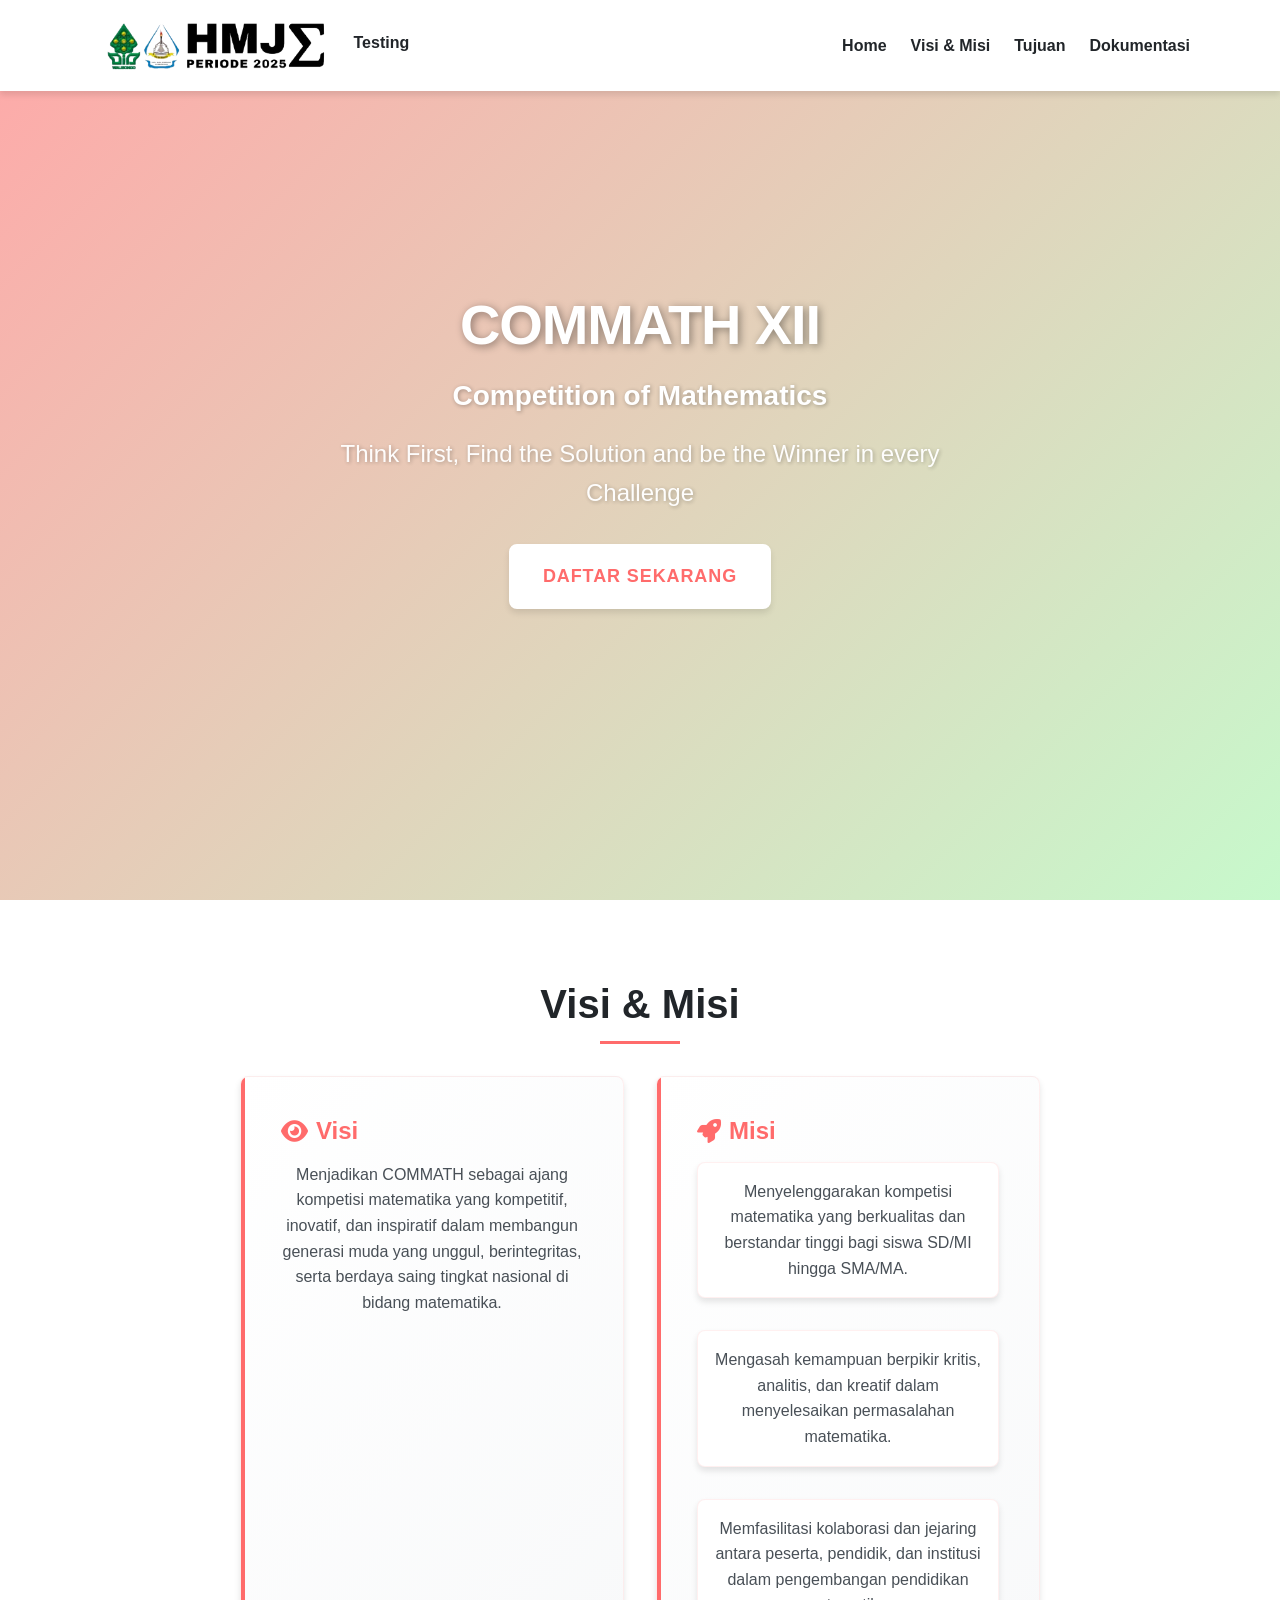
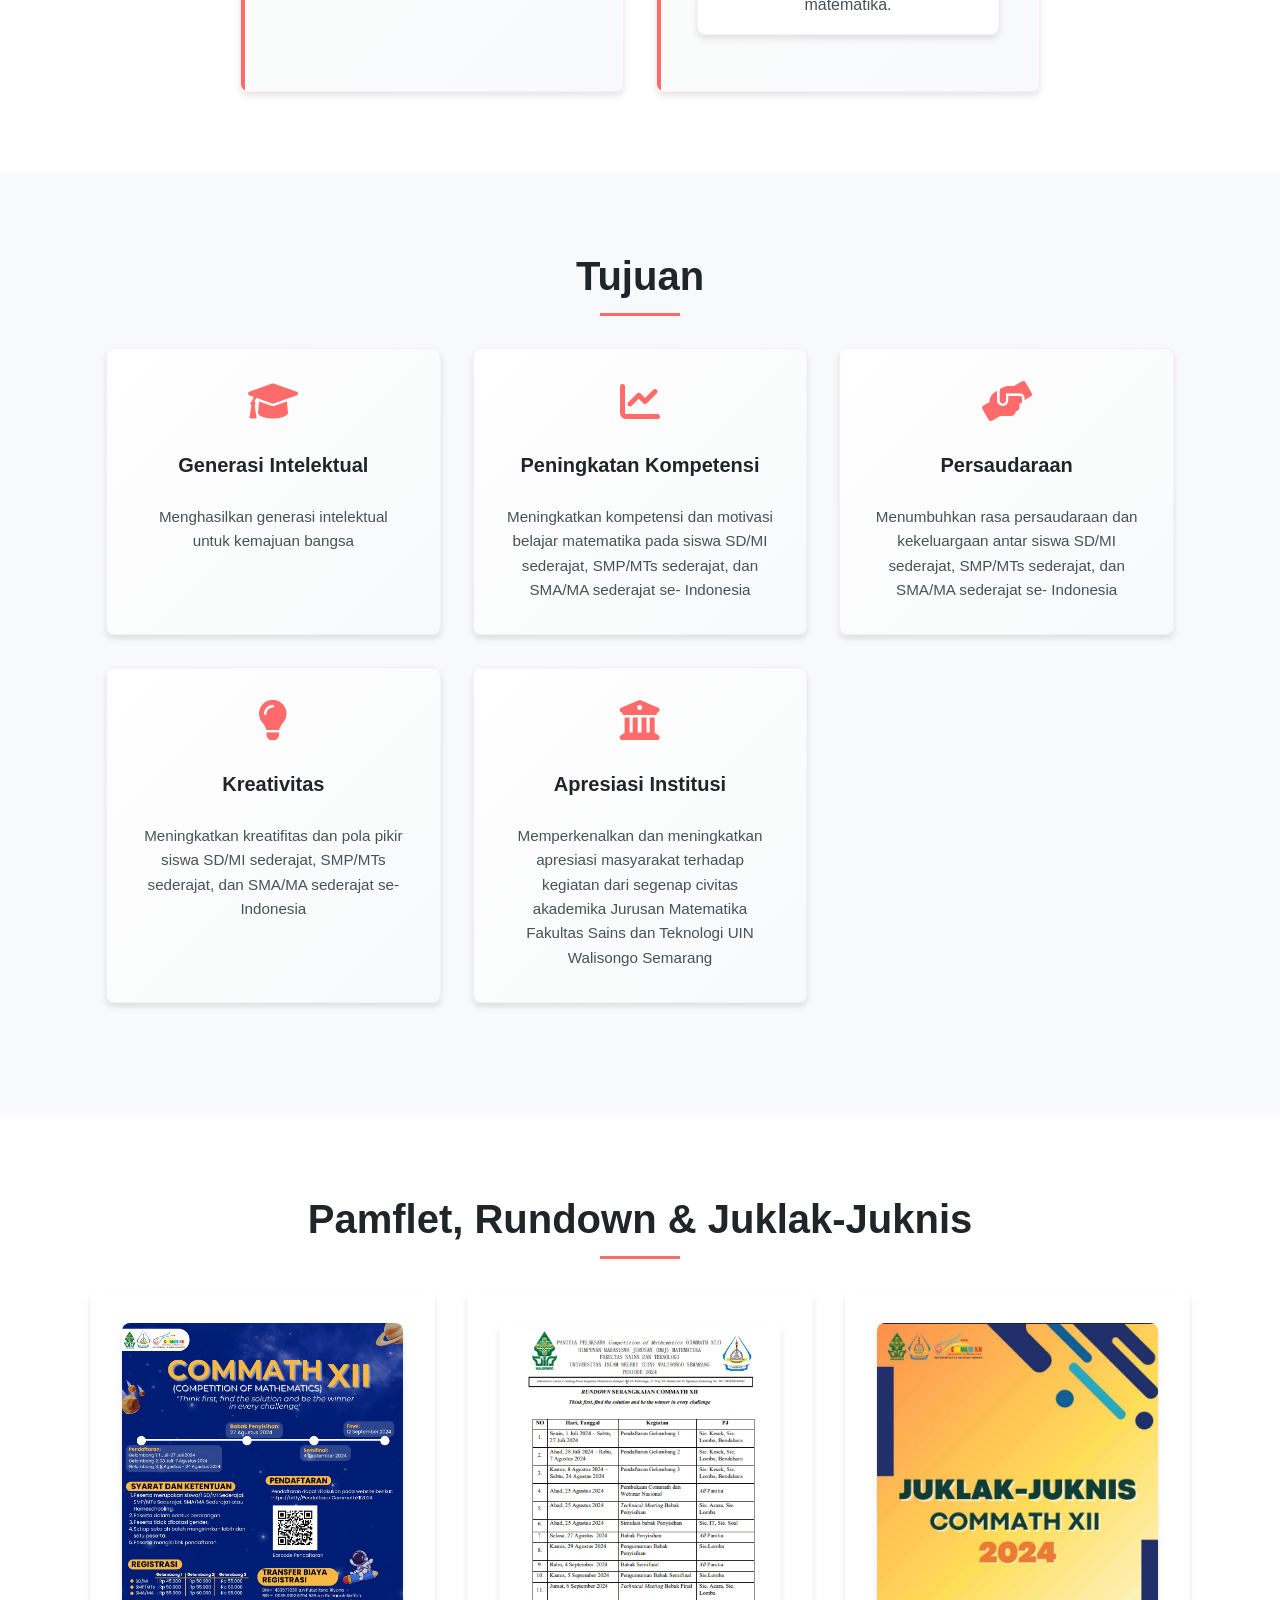
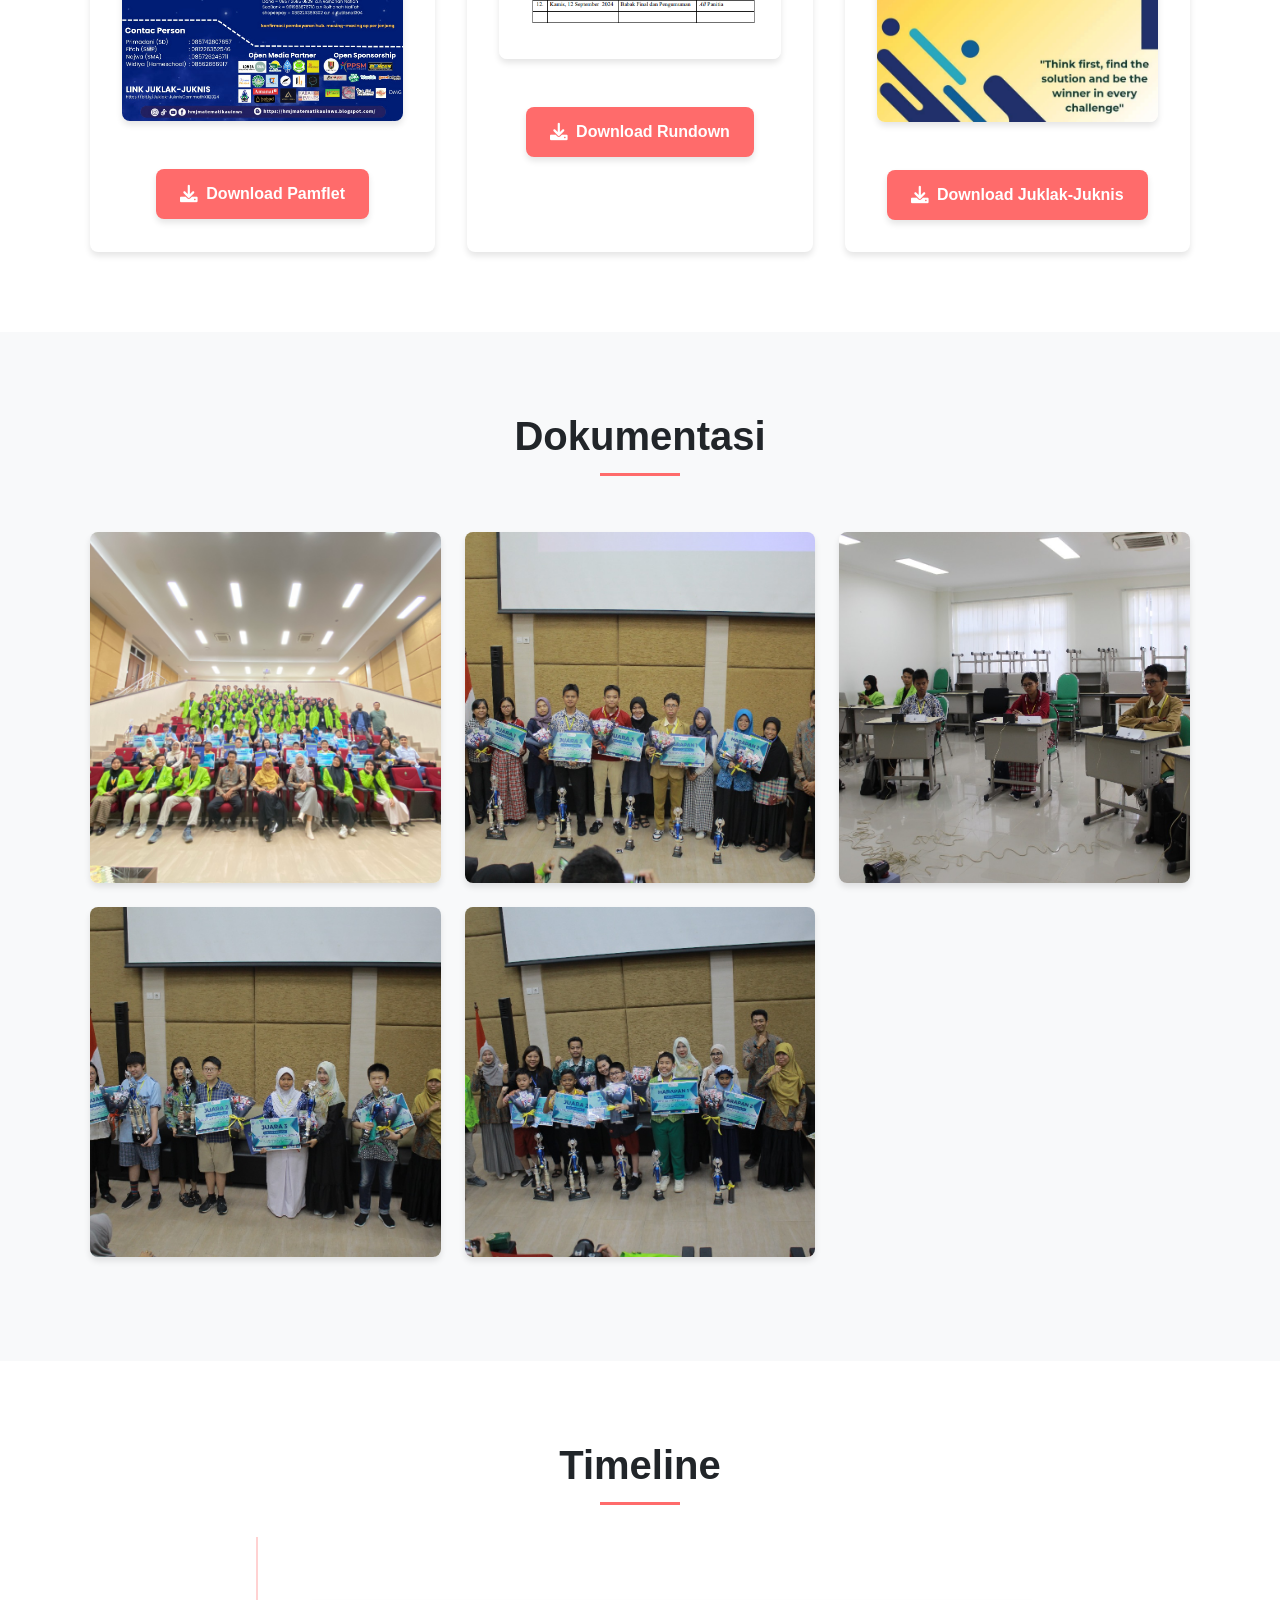
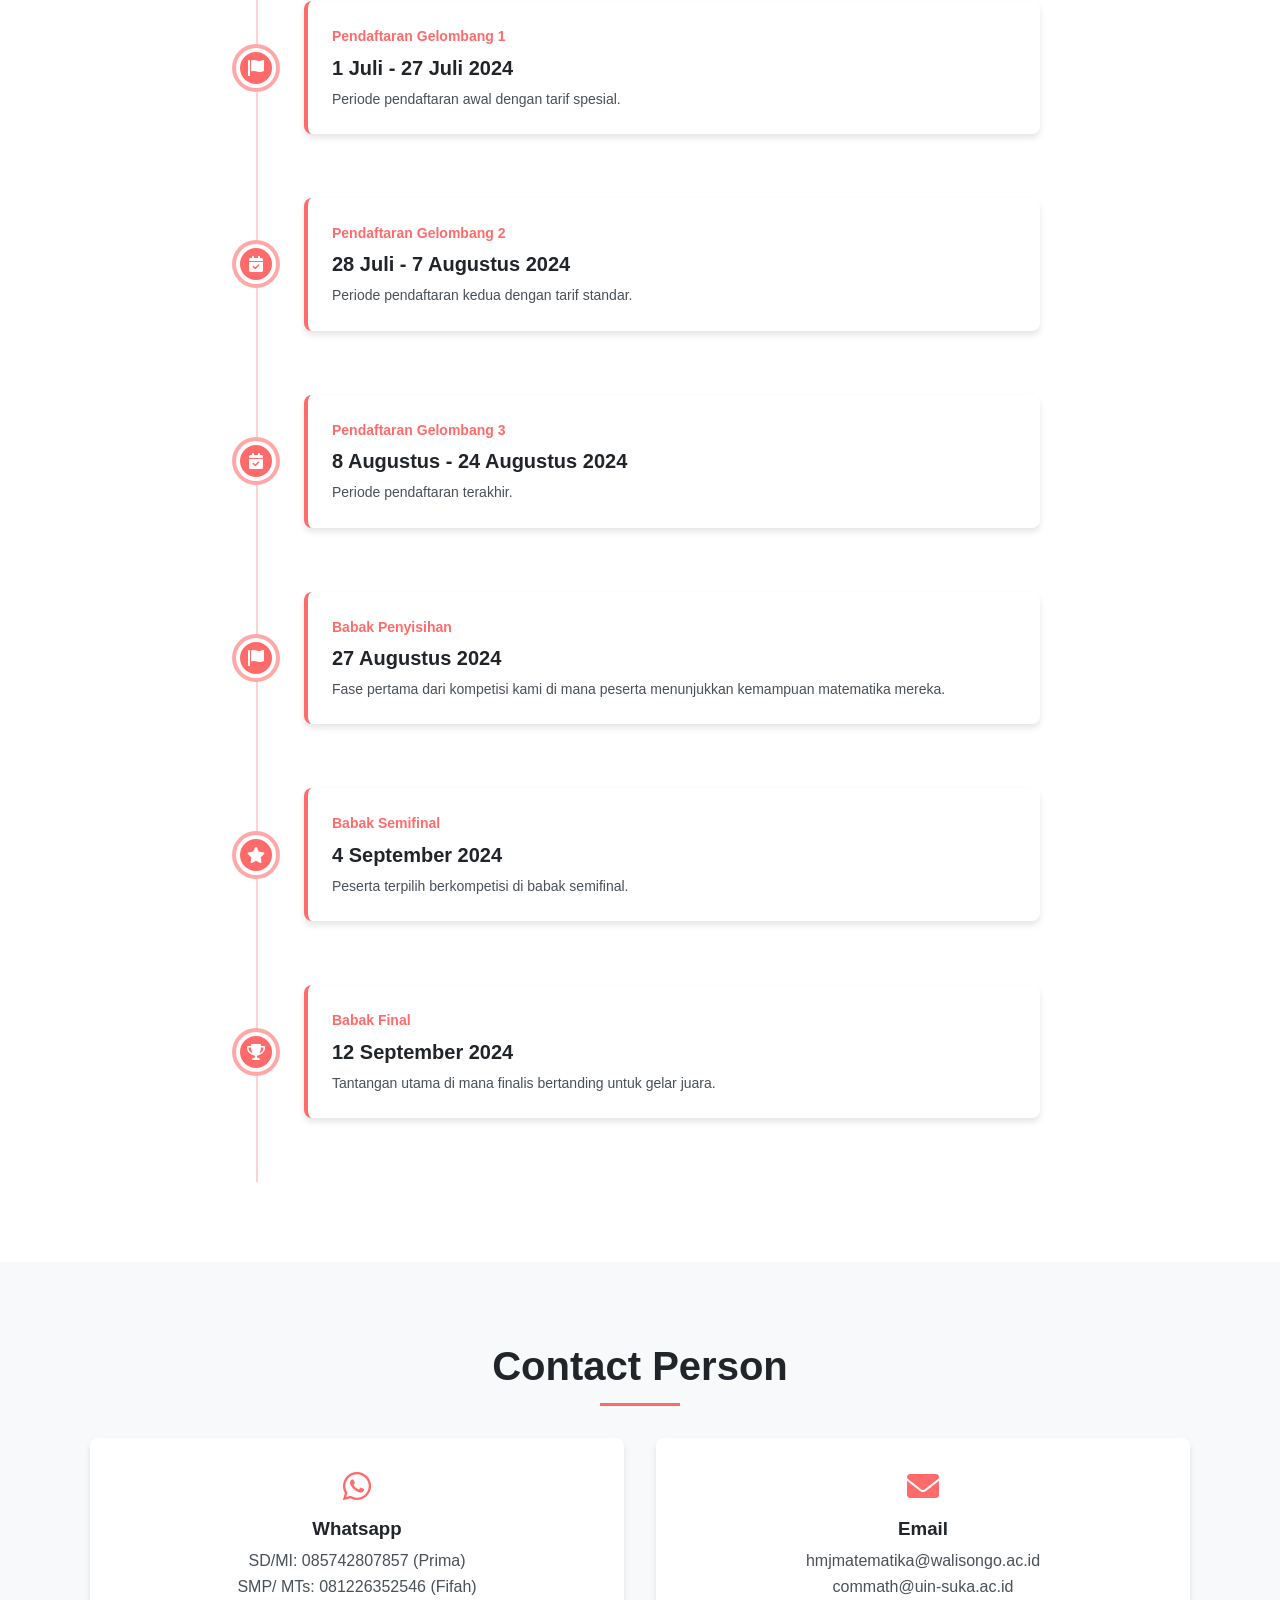
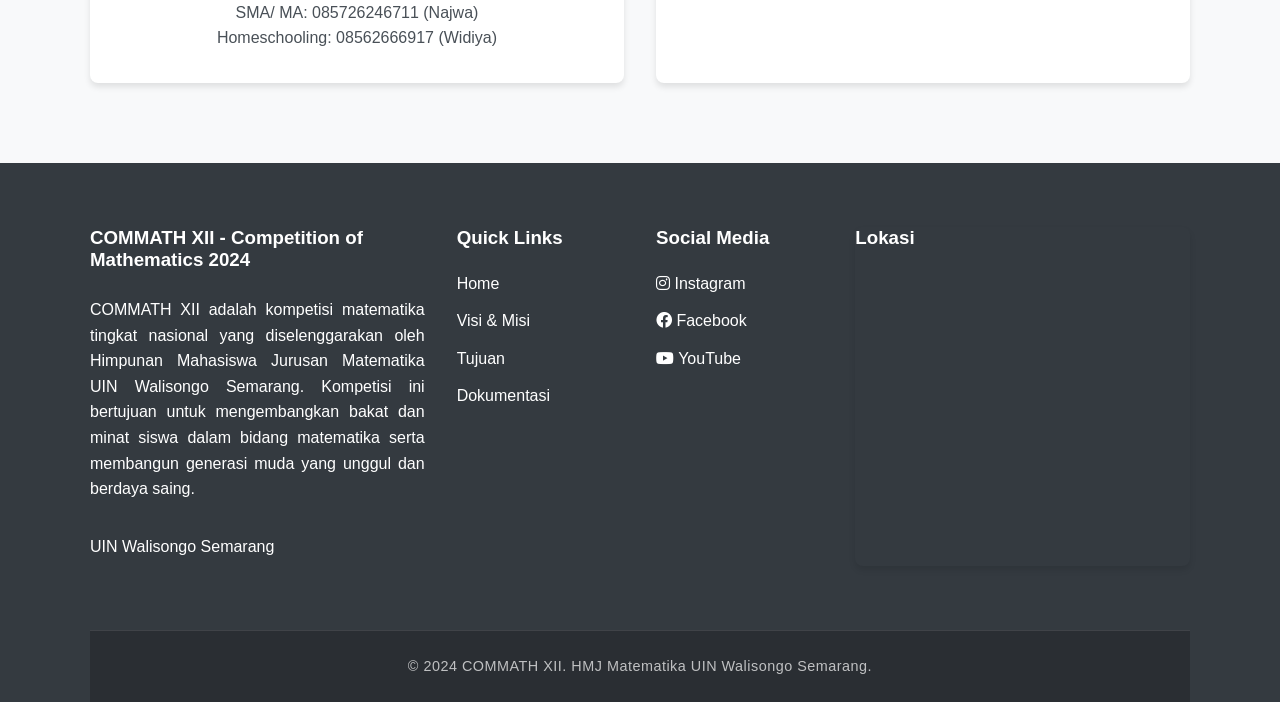
<file: index.html>
<!DOCTYPE html>
<html lang="en">
<head>
  <meta charset="UTF-8">
  <meta name="viewport" content="width=device-width, initial-scale=1.0">
  <title>Commath XII 2024</title>

  <!-- Performance and SEO Optimizations -->
  <meta name="description" content="Official race event website with registration, results, and race information">
  <meta name="keywords" content="race, marathon, running event, sports">
  
  <link rel="preconnect" href="https://cdn.jsdelivr.net">
  <link rel="stylesheet" href="https://cdnjs.cloudflare.com/ajax/libs/font-awesome/6.0.0-beta3/css/all.min.css">
  <link rel="stylesheet" href="style.css">
  <link rel="icon" href="images/hmj-bulat.png" type="image/png">

</head>
<body>
    <!-- Navigation -->
    <nav>
        <div class="container">
            <div class="logo-container">
                <a href="index.html">
                    <img src="images/HMJ_MATH_4-removebg-preview (1).png" alt="Race Logo" style="height: 7.5vh; width: 27.5vh;">
                </a>
                <a href="index.html">
                    <h4 class="logo-text" style="padding-top: 2.5%;">Testing</h4>
                </a>
            </div>

            <div class="nav-links">
                <a href="index.html">Home</a>
                <a href="#vision-mission">Visi & Misi</a>
                <a href="#objectives">Tujuan</a>
                <a href="#documentation">Dokumentasi</a>
            </div>

            <button id="mobile-menu-toggle" class="mobile-menu-button">
                <i class="fas fa-bars"></i>
            </button>
        </div>
    </nav>

    <!-- Mobile Menu (Hidden by Default) -->
    <div id="mobile-menu" class="hidden">
        <div class="mobile-menu-links">
            <a href="#home">Home</a>
            <a href="#vision-mission">Visi & Misi</a>
            <a href="#objectives">Tujuan</a>
            <a href="#documentation">Dokumentasi</a>
        </div>
    </div>

    <!-- Hero Section -->
    <section id="home" class="hero section-divider">
        <div class="hero-bg">
            <div class="hero-overlay"></div>
        </div>

        <div class="hero-content">
            <h1 class="hero-title">COMMATH XII</h1>
            <p class="hero-subtitle">Competition of Mathematics</p>
            <p class="hero-tagline">Think First, Find the Solution and be the Winner in every Challenge</p>
            <a href="https://sites.google.com/student.walisongo.ac.id/commath-xii/home" class="button">Daftar Sekarang</a>
        </div>
    </section>

    <!-- Vision & Mission Section -->
    <section id="vision-mission" class="section section-dark section-divider">
        <div class="container">
            <h2 class="section-title">Visi & Misi</h2>
            <div class="section-content">
                <div class="vision-content">
                    <h3><i class="fas fa-eye"></i>Visi</h3>
                    <p>Menjadikan COMMATH sebagai ajang kompetisi matematika yang kompetitif, inovatif, dan inspiratif dalam membangun generasi muda yang unggul, berintegritas, serta berdaya saing tingkat nasional di bidang matematika.</p>
                </div>
                <div class="mission-content">
                    <h3><i class="fas fa-rocket"></i>Misi</h3>
                    <ul>
                        <li>Menyelenggarakan kompetisi matematika yang berkualitas dan berstandar tinggi bagi siswa SD/MI hingga SMA/MA.</li>
                        <li>Mengasah kemampuan berpikir kritis, analitis, dan kreatif dalam menyelesaikan permasalahan matematika.</li>
                        <li>Memfasilitasi kolaborasi dan jejaring antara peserta, pendidik, dan institusi dalam pengembangan pendidikan matematika.</li>
                    </ul>
                </div>
            </div>
        </div>
    </section>

    <!-- Objectives Section -->
    <section id="objectives" class="section section-light section-divider">
        <div class="container">
            <h2 class="section-title">Tujuan</h2>
            <div class="grid objectives-grid">
                <div class="card objective-card">
                    <i class="fas fa-graduation-cap"></i>
                    <h3>Generasi Intelektual</h3>
                    <p>Menghasilkan generasi intelektual untuk kemajuan bangsa</p>
                </div>
                <div class="card objective-card">
                    <i class="fas fa-chart-line"></i>
                    <h3>Peningkatan Kompetensi</h3>
                    <p>Meningkatkan kompetensi dan motivasi belajar matematika pada siswa SD/MI sederajat, SMP/MTs sederajat, dan SMA/MA sederajat se- Indonesia</p>
                </div>
                <div class="card objective-card">
                    <i class="fas fa-hands-helping"></i>
                    <h3>Persaudaraan</h3>
                    <p>Menumbuhkan rasa persaudaraan dan kekeluargaan antar siswa SD/MI sederajat, SMP/MTs sederajat, dan SMA/MA sederajat se- Indonesia</p>
                </div>
                <div class="card objective-card">
                    <i class="fas fa-lightbulb"></i>
                    <h3>Kreativitas</h3>
                    <p>Meningkatkan kreatifitas dan pola pikir siswa SD/MI sederajat, SMP/MTs sederajat, dan SMA/MA sederajat se- Indonesia</p>
                </div>
                <div class="card objective-card">
                    <i class="fas fa-university"></i>
                    <h3>Apresiasi Institusi</h3>
                    <p>Memperkenalkan dan meningkatkan apresiasi masyarakat terhadap kegiatan dari segenap civitas akademika Jurusan Matematika Fakultas Sains dan Teknologi UIN Walisongo Semarang</p>
                </div>
            </div>
        </div>
    </section>

    <!-- Pamphlet, Rundown & Rules Section -->
    <section id="pamphlet" class="section section-light section-divider">
        <div class="container">
            <h2 class="section-title">Pamflet, Rundown & Juklak-Juknis</h2>
            <div class="preview-grid">
                <div class="preview-item">
                    <div class="preview-container">
                        <img src="files/Pamflet.jpg" alt="Event Pamphlet" class="preview-image">
                        <a href="files/Pamflet.jpg" download class="download-button">
                            <i class="fas fa-download"></i> Download Pamflet
                        </a>
                    </div>
                </div>
                <div class="preview-item">
                    <div class="preview-container">
                        <img src="files/Rundown.png" alt="Event Rundown" class="preview-image">
                        <a href="files/RUNDOWN COMMATH XII 2024 .pdf" download class="download-button">
                            <i class="fas fa-download"></i> Download Rundown
                        </a>
                    </div>
                </div>
                <div class="preview-item">
                    <div class="preview-container">
                        <img src="files/Juklak-juknis.png" alt="Event Rundown" class="preview-image">
                        <a href="files/PETUNJUK PELAKSANAAN DAN PETUNJUK TEKNIS COMMATH XII 2024.pdf" download class="download-button">
                            <i class="fas fa-download"></i> Download Juklak-Juknis
                        </a>
                    </div>
                </div>
            </div>
        </div>
    </section>

    <!-- Documentation Section -->
    <section id="documentation" class="section section-dark section-divider">
        <div class="container">
            <h2 class="section-title">Dokumentasi</h2>
            <div class="masonry-gallery">
                <div class="gallery-item">
                    <img src="dokumentasi/commath 2024.jpg" alt="COMMATH 2024 Event">
                </div>
                <div class="gallery-item">
                    <img src="dokumentasi/IMG-20250308-WA0052.jpg" alt="COMMATH Documentation 1">
                </div>
                <div class="gallery-item">
                    <img src="dokumentasi/IMG-20250308-WA0053.jpg" alt="COMMATH Documentation 2">
                </div>
                <div class="gallery-item">
                    <img src="dokumentasi/IMG-20250308-WA0054.jpg" alt="COMMATH Documentation 3">
                </div>
                <div class="gallery-item">
                    <img src="dokumentasi/IMG-20250308-WA0055.jpg" alt="COMMATH Documentation 4">
                </div>
            </div>
        </div>
    </section>

    <!-- Schedule Section -->
    <section id="schedule" class="section section-dark section-divider">
        <div class="container">
            <h2 class="section-title">Timeline</h2>
            <div class="timeline">
                <div class="timeline-item">
                    <div class="timeline-dot">
                        <i class="fas fa-flag"></i>
                    </div>
                    <div class="timeline-content">
                        <div class="timeline-time">Pendaftaran Gelombang 1</div>
                        <h3 class="timeline-title">1 Juli - 27 Juli 2024</h3>
                        <p class="timeline-description">Periode pendaftaran awal dengan tarif spesial.</p>
                    </div>
                </div>

                <div class="timeline-item">
                    <div class="timeline-dot">
                        <i class="fas fa-calendar-check"></i>
                    </div>
                    <div class="timeline-content">
                        <div class="timeline-time">Pendaftaran Gelombang 2</div>
                        <h3 class="timeline-title">28 Juli - 7 Augustus 2024</h3>
                        <p class="timeline-description">Periode pendaftaran kedua dengan tarif standar.</p>
                    </div>
                </div>

                <div class="timeline-item">
                    <div class="timeline-dot">
                        <i class="fas fa-calendar-check"></i>
                    </div>
                    <div class="timeline-content">
                        <div class="timeline-time">Pendaftaran Gelombang 3</div>
                        <h3 class="timeline-title">8 Augustus - 24 Augustus 2024</h3>
                        <p class="timeline-description">Periode pendaftaran terakhir.</p>
                    </div>
                </div>

                <div class="timeline-item">
                    <div class="timeline-dot">
                        <i class="fas fa-flag"></i>
                    </div>
                    <div class="timeline-content">
                        <div class="timeline-time">Babak Penyisihan</div>
                        <h3 class="timeline-title">27 Augustus 2024</h3>
                        <p class="timeline-description">Fase pertama dari kompetisi kami di mana peserta menunjukkan kemampuan matematika mereka.</p>
                    </div>
                </div>

                <div class="timeline-item">
                    <div class="timeline-dot">
                        <i class="fas fa-star"></i>
                    </div>
                    <div class="timeline-content">
                        <div class="timeline-time">Babak Semifinal</div>
                        <h3 class="timeline-title">4 September 2024</h3>
                        <p class="timeline-description">Peserta terpilih berkompetisi di babak semifinal.</p>
                    </div>
                </div>

                <div class="timeline-item">
                    <div class="timeline-dot">
                        <i class="fas fa-trophy"></i>
                    </div>
                    <div class="timeline-content">
                        <div class="timeline-time">Babak Final</div>
                        <h3 class="timeline-title">12 September 2024</h3>
                        <p class="timeline-description">Tantangan utama di mana finalis bertanding untuk gelar juara.</p>
                    </div>
                </div>
            </div>
        </div>
    </section>



    <!-- Contact Section -->
    <section id="contact" class="section section-light section-divider">
        <div class="container">
            <h2 class="section-title">Contact Person</h2>
            <div class="contact-grid">
                <div class="contact-card">
                    <i class="fab fa-whatsapp fa-2x"></i>
                    <h3>Whatsapp</h3>
                    <a href="https://wa.me/+6285742807857"><p>SD/MI: 085742807857 (Prima)</p></a>
                    <a href="https://wa.me/+6281226352546"><p>SMP/ MTs: 081226352546 (Fifah) </p></a>
                    <a href="https://wa.me/+6285726246711"><p>SMA/ MA: 085726246711 (Najwa) </p></a>
                    <a href="https://wa.me/+628562666917"><p>Homeschooling: 08562666917 (Widiya)</p></a>
                </div>
                <div class="contact-card">
                    <i class="fas fa-envelope fa-2x"></i>
                    <h3>Email</h3>
                    <p>hmjmatematika@walisongo.ac.id</p>
                    <p>commath@uin-suka.ac.id</p>
                </div>
            </div>
        </div>
    </section>

    <!-- Footer Section -->
    <footer class="footer section-dark">
        <div class="container">
            <div class="footer-content-simple">
                <div class="footer-info">
                    <h3>COMMATH XII - Competition of Mathematics 2024</h3>
                    <span>COMMATH XII adalah kompetisi matematika tingkat nasional yang diselenggarakan oleh Himpunan Mahasiswa Jurusan Matematika UIN Walisongo Semarang. Kompetisi ini bertujuan untuk mengembangkan bakat dan minat siswa dalam bidang matematika serta membangun generasi muda yang unggul dan berdaya saing.</span>
                    <span>UIN Walisongo Semarang</span>
                </div>
                <div class="footer-links">
                    <h3>Quick Links</h3>
                    <a href="#home">Home</a>
                    <a href="#vision-mission">Visi & Misi</a>
                    <a href="#objectives">Tujuan</a>
                    <a href="#documentation">Dokumentasi</a>
                </div>
                <div class="footer-links">
                    <h3>Social Media</h3>
                    <a href="https://www.instagram.com/commath_xii?igsh=dm9lcGppYjM4enRo" target="_blank" rel="noopener noreferrer"><i class="fab fa-instagram"></i> Instagram</a>
                    <a href="https://www.facebook.com/commath.uinws" target="_blank" rel="noopener noreferrer"><i class="fab fa-facebook"></i> Facebook</a>
                    <a href="https://www.youtube.com/@hmjmatematikauinws" target="_blank" rel="noopener noreferrer"><i class="fab fa-youtube"></i> YouTube</a>
                </div>
                <div class="footer-map">
                    <h3>Lokasi</h3>
                    <iframe src="https://www.google.com/maps/embed?pb=!1m18!1m12!1m3!1d12354.808992636892!2d110.34227002259759!3d-6.992892138251062!2m3!1f0!2f0!3f0!3m2!1i1024!2i768!4f13.1!3m3!1m2!1s0x2e708bbf356c97a5%3A0x526e5a5b2b1eb18e!2sUniversitas%20Islam%20Negeri%20Walisongo%20Semarang!5e1!3m2!1sid!2sid!4v1741941504919!5m2!1sid!2sid" style="border:0; width:100%; height:300px;" allowfullscreen="" loading="lazy"></iframe>
                </div>
            </div>
            <div class="footer-bottom">
                <p class="footer-text">&copy; 2024 COMMATH XII. HMJ Matematika UIN Walisongo Semarang.</p>
            </div>
        </div>
    </footer>

    <script>
        // Mobile Menu Toggle
        const mobileMenuToggle = document.getElementById('mobile-menu-toggle');
        const mobileMenu = document.getElementById('mobile-menu');
        const overlay = document.createElement('div');
        overlay.classList.add('overlay');
        document.body.appendChild(overlay);

        function toggleMobileMenu() {
            mobileMenu.classList.toggle('active');
            overlay.classList.toggle('active');
            document.body.style.overflow = mobileMenu.classList.contains('active') ? 'hidden' : '';
        }

        mobileMenuToggle.addEventListener('click', toggleMobileMenu);
        overlay.addEventListener('click', toggleMobileMenu);

        // Add click event listeners to mobile menu links
        const mobileMenuLinks = document.querySelectorAll('.mobile-menu-links a');
        mobileMenuLinks.forEach(link => {
            link.addEventListener('click', toggleMobileMenu);
        });

        // Smooth Scrolling
        document.querySelectorAll('a[href^="#"]').forEach(anchor => {
            anchor.addEventListener('click', function (e) {
                e.preventDefault();
                document.querySelector(this.getAttribute('href'))
                    .scrollIntoView({
                        behavior: 'smooth'
                    });
            });
        });

        // FAQ Toggle Functionality
        function toggleFAQ(id) {
            const answer = document.getElementById(`faq-answer-${id}`);
            const icon = answer.previousElementSibling.querySelector('i');
            
            if (answer.style.display === 'block') {
                answer.style.display = 'none';
                icon.classList.remove('fa-chevron-up');
                icon.classList.add('fa-chevron-down');
            } else {
                answer.style.display = 'block';
                icon.classList.remove('fa-chevron-down');
                icon.classList.add('fa-chevron-up');
            }
        }

        // Lightbox Functionality
        function openLightbox(imageSrc) {
            const lightbox = document.getElementById('lightbox');
            const lightboxImg = document.getElementById('lightbox-img');
            lightboxImg.src = imageSrc;
            lightbox.style.display = 'flex';
        }

        function closeLightbox() {
            document.getElementById('lightbox').style.display = 'none';
        }

        // Performance and Accessibility Improvements
        document.addEventListener('DOMContentLoaded', () => {
            // Lazy load images
            const images = document.querySelectorAll('img[src]');
            const imageObserver = new IntersectionObserver((entries, observer) => {
                entries.forEach(entry => {
                    if (entry.isIntersecting) {
                        const img = entry.target;
                        img.setAttribute('loading', 'lazy');
                        observer.unobserve(img);
                    }
                });
            });

            images.forEach(img => imageObserver.observe(img));

            // Keyboard accessibility for lightbox
            document.addEventListener('keydown', (e) => {
                const lightbox = document.getElementById('lightbox');
                if (e.key === 'Escape' && lightbox.style.display === 'flex') {
                    closeLightbox();
                }
            });
        });
    </script>
</body>
</html>
</file>
<file: style.css>
:root {
  --color-primary: #ff6b6b;
  --color-primary-rgb: 255, 107, 107;
  --color-primary-light: #ffa8a8;
  --color-primary-dark: #e63946;
  --color-secondary: #4ecdc4;
  --color-secondary-light: #c7f9cc;
  --color-secondary-dark: #1a936f;
  --color-background: #f8f9fa;
  --color-text: #212529;
  --color-text-rgb: 33, 37, 41;
  --color-text-light: #495057;
  --color-white: #ffffff;
  --color-dark: #343a40;
  --color-accent: #ffbe0b;
  --color-success: #38b000;
  --color-info: #3a86ff;
  --color-warning: #ff9e00;
  --color-danger: #d90429;
  --shadow-sm: 0 2px 4px rgba(0, 0, 0, 0.05);
  --shadow: 0 4px 6px rgba(0, 0, 0, 0.1);
  --shadow-lg: 0 10px 15px rgba(0, 0, 0, 0.1);
  --border-radius: 8px;
  --border-radius-lg: 12px;
  --transition: all 0.3s ease;
}

* {
  margin: 0;
  padding: 0;
  box-sizing: border-box;
}

body {
  font-family: 'Montserrat', sans-serif;
  background-color: var(--color-background);
  color: var(--color-text);
  line-height: 1.6;
  overflow-x: hidden;
}

.container {
  width: 100%;
  max-width: 1200px;
  margin: 0 auto;
  padding: 0 20px;
}

h1, h2, h3, h4, h5, h6 {
  margin-bottom: 0.5em;
  line-height: 1.2;
  font-weight: 700;
}

a {
  text-decoration: none;
  color: inherit;
}

ul {
  list-style: none;
}

img {
  max-width: 100%;
  height: auto;
}

/* Utilities */
.text-center {
  text-align: center;
}

.mt-1 { margin-top: 0.25rem; }
.mt-2 { margin-top: 0.5rem; }
.mt-3 { margin-top: 1rem; }
.mt-4 { margin-top: 1.5rem; }
.mt-5 { margin-top: 3rem; }

.mb-1 { margin-bottom: 0.25rem; }
.mb-2 { margin-bottom: 0.5rem; }
.mb-3 { margin-bottom: 1rem; }
.mb-4 { margin-bottom: 1.5rem; }
.mb-5 { margin-bottom: 3rem; }

/* Navigation */
nav {
  position: fixed;
  top: 0;
  left: 0;
  right: 0;
  z-index: 100;
  background-color: var(--color-white);
  box-shadow: var(--shadow);
  padding: 0.5rem 0;
  transition: var(--transition);
}

nav.scrolled {
  padding: 0.5rem 0;
}

nav .container {
  display: flex;
  justify-content: space-between;
  align-items: center;
}

.logo-container {
  display: flex;
  align-items: center;
}

.logo-container img {
  height: 40px;
  width: auto;
  margin-right: 1rem;
  transition: var(--transition);
}

.nav-links {
  display: none;
}

.nav-links a {
  color: var(--color-text);
  font-weight: 600;
  margin-left: 1.5rem;
  position: relative;
  padding: 0.5rem 0;
  transition: var(--transition);
}

.nav-links a:hover {
  color: var(--color-primary);
}

.nav-links a::after {
  content: '';
  position: absolute;
  width: 0;
  height: 2px;
  bottom: 0;
  left: 50%;
  transform: translateX(-50%);
  background-color: var(--color-primary);
  transition: var(--transition);
}

.nav-links a:hover::after,
.nav-links a.active::after {
  width: 100%;
}

.nav-links a.active {
  color: var(--color-primary);
}

.mobile-menu-button {
  background: none;
  border: none;
  color: var(--color-text);
  font-size: 1.5rem;
  cursor: pointer;
  transition: var(--transition);
  width: 40px;
  height: 40px;
  display: flex;
  align-items: center;
  justify-content: center;
  border-radius: 50%;
}

.mobile-menu-button:hover {
  background-color: var(--color-background);
  color: var(--color-primary);
}

/* Mobile Menu */
.overlay {
  position: fixed;
  top: 0;
  left: 0;
  right: 0;
  bottom: 0;
  background-color: rgba(0, 0, 0, 0.5);
  z-index: 150;
  opacity: 0;
  visibility: hidden;
  transition: var(--transition);
}

.overlay.active {
  opacity: 1;
  visibility: visible;
}

#mobile-menu {
  position: fixed;
  top: 0;
  right: -100%;
  width: 80%;
  max-width: 300px;
  height: 100%;
  background-color: var(--color-white);
  box-shadow: var(--shadow-lg);
  z-index: 200;
  transition: var(--transition);
  padding: 2rem;
  display: flex;
  flex-direction: column;
}

#mobile-menu.active {
  right: 0;
}

.mobile-menu-header {
  display: flex;
  justify-content: space-between;
  align-items: center;
  margin-bottom: 2rem;
}

.mobile-menu-close {
  background: none;
  border: none;
  color: var(--color-text);
  font-size: 1.5rem;
  cursor: pointer;
  transition: var(--transition);
}

.mobile-menu-close:hover {
  color: var(--color-primary);
}

.mobile-menu-links {
  display: flex;
  flex-direction: column;
}

.mobile-menu-links a {
  padding: 0.75rem 0;
  font-size: 1.125rem;
  font-weight: 600;
  color: var(--color-text);
  border-bottom: 1px solid var(--color-background);
  transition: var(--transition);
}

.mobile-menu-links a:hover {
  color: var(--color-primary);
  padding-left: 0.5rem;
}

/* Hero Section */
.hero {
  position: relative;
  height: 100vh;
  display: flex;
  align-items: center;
  justify-content: center;
  text-align: center;
  overflow: hidden;
}

.hero-bg {
  position: absolute;
  top: 0;
  left: 0;
  width: 100%;
  height: 100%;
  background: linear-gradient(135deg, var(--color-primary-light), var(--color-secondary-light));
  z-index: 1;
}

.hero-overlay {
  position: absolute;
  top: 0;
  left: 0;
  width: 100%;
  height: 100%;
  z-index: 2;
}

.hero-content {
  position: relative;
  z-index: 3;
  padding: 0 20px;
  max-width: 800px;
  opacity: 0;
  transform: translateY(20px);
  animation: fadeInUp 1s ease-out forwards;
}

@keyframes fadeInUp {
  from {
    opacity: 0;
    transform: translateY(20px);
  }
  to {
    opacity: 1;
    transform: translateY(0);
  }
}

.hero-title {
  font-size: 3.5rem;
  font-weight: 800;
  margin-bottom: 1rem;
  color: var(--color-white);
  line-height: 1.2;
  letter-spacing: -0.02em;
  text-shadow: 2px 2px 8px rgba(0, 0, 0, 0.4);
}

.hero-subtitle {
  font-size: 1.75rem;
  color: var(--color-white);
  margin-bottom: 1rem;
  opacity: 1;
  font-weight: 600;
  text-shadow: 1px 1px 4px rgba(0, 0, 0, 0.3);
}

.hero-tagline {
  font-size: 1.25rem;
  color: var(--color-white);
  max-width: 42rem;
  margin: 0 auto 2rem;
  opacity: 0.95;
  line-height: 1.6;
  text-shadow: 1px 1px 4px rgba(0, 0, 0, 0.3);
}

.hero .button {
  font-size: 1.125rem;
  padding: 1rem 2rem;
  text-transform: uppercase;
  letter-spacing: 0.05em;
  background-color: var(--color-white);
  color: var(--color-primary);
  border: 2px solid var(--color-white);
  transition: all 0.3s ease;
}

.hero .button:hover {
  background-color: transparent;
  color: var(--color-white);
  transform: translateY(-2px);
  box-shadow: 0 4px 12px rgba(0, 0, 0, 0.15);
}

@media (max-width: 768px) {
  .hero-title {
    font-size: 2.5rem;
  }
  
  .hero-subtitle {
    font-size: 1.5rem;
  }
  
  .hero-tagline {
    font-size: 1.125rem;
  }
  
  .hero .button {
    font-size: 1rem;
    padding: 0.875rem 1.75rem;
  }
}

.button {
  display: inline-block;
  background-color: var(--color-primary);
  color: var(--color-white);
  padding: 0.75rem 1.5rem;
  border-radius: var(--border-radius);
  font-weight: 600;
  box-shadow: var(--shadow);
  transition: var(--transition);
  border: none;
  cursor: pointer;
}

.button:hover {
  background-color: var(--color-primary-dark);
  transform: translateY(-2px);
  box-shadow: var(--shadow-lg);
}

.button.button-secondary {
  background-color: var(--color-secondary);
}

.button.button-secondary:hover {
  background-color: var(--color-secondary-dark);
}

.button.button-outline {
  background-color: transparent;
  border: 2px solid var(--color-primary);
  color: var(--color-primary);
}

.button.button-outline:hover {
  background-color: var(--color-primary);
  color: var(--color-white);
}

/* Section Styles */
.section {
  padding: 5rem 0;
}

.section:nth-child(even) {
  background-color: var(--color-white);
}

.section-title {
  font-size: 2rem;
  font-weight: 700;
  text-align: center;
  color: var(--color-text);
  margin-bottom: 2rem;
  position: relative;
  padding-bottom: 1rem;
}

.section-title::after {
  content: '';
  position: absolute;
  bottom: 0;
  left: 50%;
  transform: translateX(-50%);
  width: 80px;
  height: 3px;
  background-color: var(--color-primary);
}

.section-content {
  color: var(--color-text-light);
  text-align: center;
  max-width: 800px;
  margin: 0 auto;
  display: flex;
  flex-direction: column;
  gap: 2rem;
}

@media (min-width: 768px) {
  .section-content {
    flex-direction: row;
    justify-content: space-between;
  }
}

.vision-content,
.mission-content {
  flex: 1;
  min-width: 300px;
  background: linear-gradient(135deg, var(--color-white) 0%, var(--color-background) 100%);
  padding: 2.5rem;
  border-radius: var(--border-radius);
  box-shadow: var(--shadow);
  transition: all 0.4s ease;
  position: relative;
  overflow: hidden;
  border: 1px solid rgba(var(--color-primary-rgb), 0.1);
}

.vision-content:hover,
.mission-content:hover {
  transform: translateY(-8px);
  box-shadow: var(--shadow-lg);
  border-color: var(--color-primary);
  background: linear-gradient(135deg, var(--color-white) 0%, rgba(var(--color-primary-rgb), 0.05) 100%);
}

.vision-content::before,
.mission-content::before {
  content: '';
  position: absolute;
  top: 0;
  left: 0;
  width: 4px;
  height: 100%;
  background-color: var(--color-primary);
  transition: var(--transition);
}

.vision-content:hover::before,
.mission-content:hover::before {
  width: 6px;
}

.vision-content h3,
.mission-content h3 {
  color: var(--color-primary);
  font-size: 1.5rem;
  margin-bottom: 1rem;
  display: flex;
  align-items: center;
  gap: 0.5rem;
}

.vision-content h3::before,
.mission-content h3::before {
  font-family: 'Font Awesome 5 Free';
  font-weight: 900;
}

.mission-content ul {
  list-style: none;
  padding: 0;
  margin: 0;
  display: flex;
  flex-wrap: wrap;
  gap: 1rem;
  justify-content: center;
}

.mission-content ul li {
  margin-bottom: 1rem;
  padding: 1rem;
  position: relative;
  transition: var(--transition);
  flex: 1;
  min-width: 250px;
  background: var(--color-white);
  border-radius: var(--border-radius);
  box-shadow: var(--shadow);
  border: 1px solid rgba(var(--color-primary-rgb), 0.1);
}

.mission-content ul li::before {
  font-family: 'Font Awesome 5 Free';
  font-weight: 900;
  color: var(--color-primary);
  margin-right: 0.5rem;
  transition: var(--transition);
}

.mission-content ul li:hover {
  transform: translateY(-5px);
  box-shadow: var(--shadow-lg);
  border-color: var(--color-primary);
  background: linear-gradient(135deg, var(--color-white) 0%, rgba(var(--color-primary-rgb), 0.05) 100%);
}

.mission-content ul li:hover::before {
  transform: scale(1.2);
}

/* Card Styles */
.objective-card {
  background: linear-gradient(135deg, var(--color-white) 0%, var(--color-background) 100%);
  border-radius: var(--border-radius);
  box-shadow: var(--shadow);
  padding: 2rem;
  transition: all 0.4s ease;
  text-align: center;
  border: 1px solid rgba(var(--color-primary-rgb), 0.1);
  display: flex;
  flex-direction: column;
  align-items: center;
  gap: 1rem;
  min-height: 280px;
}

.objective-card:hover {
  transform: translateY(-8px);
  box-shadow: var(--shadow-lg);
  border-color: var(--color-primary);
  background: linear-gradient(135deg, var(--color-white) 0%, rgba(var(--color-primary-rgb), 0.05) 100%);
}

.objective-card i {
  font-size: 2.5rem;
  color: var(--color-primary);
  margin-bottom: 1rem;
  transition: transform 0.3s ease;
}

.objective-card:hover i {
  transform: scale(1.1);
}

.objective-card h3 {
  color: var(--color-text);
  font-size: 1.25rem;
  margin-bottom: 0.75rem;
  font-weight: 600;
}

.objective-card p {
  color: var(--color-text-light);
  font-size: 0.95rem;
  line-height: 1.6;
}

/* Grid Layout */
.objectives-grid {
  display: grid;
  grid-template-columns: repeat(auto-fit, minmax(280px, 1fr));
  gap: 2rem;
  max-width: 1200px;
  margin: 2rem auto;
  padding: 0 1rem;
}

/* Schedule and Rules */
.schedule-list, .rules-list {
  color: var(--color-text-light);
  text-align: left;
  list-style: none;
}

.schedule-list li, .rules-list li {
  margin-bottom: 1rem;
  padding: 1rem;
  background-color: var(--color-white);
  border-radius: var(--border-radius);
  box-shadow: var(--shadow);
  transition: var(--transition);
  border-left: 3px solid var(--color-primary);
}

.schedule-list li:hover, .rules-list li:hover {
  transform: translateX(5px);
  box-shadow: var(--shadow-lg);
}

.download-button {
  display: inline-block;
  background-color: var(--color-primary);
  color: var(--color-white);
  padding: 0.75rem 1.5rem;
  border-radius: var(--border-radius);
  font-weight: 600;
  box-shadow: var(--shadow);
  transition: var(--transition);
  margin: 1.5rem auto 0;
  border: none;
  cursor: pointer;
}

.download-button:hover {
  background-color: var(--color-primary-dark);
  transform: translateY(-2px);
  box-shadow: var(--shadow-lg);
}

/* Preview Grid Layout */
.preview-grid {
  display: grid;
  grid-template-columns: repeat(auto-fit, minmax(300px, 1fr));
  gap: 2rem;
  margin-top: 2rem;
  width: 100%;
}

.preview-item {
  background: var(--color-white);
  border-radius: var(--border-radius);
  padding: 2rem;
  box-shadow: var(--shadow);
  transition: var(--transition);
}

.preview-item:hover {
  transform: translateY(-5px);
  box-shadow: var(--shadow-lg);
}

.preview-container {
  display: flex;
  flex-direction: column;
  align-items: center;
  gap: 1.5rem;
}

.preview-image {
  width: 100%;
  max-height: 400px;
  object-fit: contain;
  border-radius: var(--border-radius);
  box-shadow: var(--shadow);
}

.download-button {
  display: inline-flex;
  align-items: center;
  gap: 0.5rem;
  background-color: var(--color-primary);
  color: var(--color-white);
  padding: 0.75rem 1.5rem;
  border-radius: var(--border-radius);
  font-weight: 600;
  transition: var(--transition);
  text-decoration: none;
}

.download-button:hover {
  background-color: var(--color-primary-dark);
  transform: translateY(-2px);
}

.download-button i {
  font-size: 1.1em;
}

@media (max-width: 768px) {
  .preview-grid {
    grid-template-columns: 1fr;
    gap: 1.5rem;
  }
  
  .preview-image {
    max-height: 300px;
    width: 100%;
  }
  
  .preview-item {
    padding: 1.5rem;
  }


.preview-image {
  max-width: 100%;
  height: auto;
  border-radius: var(--border-radius);
  margin-bottom: 1rem;
}

.download-button {
  display: inline-block;
  background-color: var(--color-primary);
  color: var(--color-white);
  padding: 0.75rem 1.5rem;
  border-radius: var(--border-radius);
  font-weight: 600;
  box-shadow: var(--shadow);
  transition: var(--transition);
  font-weight: 600;
  box-shadow: var(--shadow);
  transition: var(--transition);
  border: none;
  cursor: pointer;
  width: 100%;
  max-width: 200px;
  margin: 0 auto;
}

.download-button:hover {
  background-color: var(--color-primary-dark);
  transform: translateY(-2px);
  box-shadow: var(--shadow-lg);
}

/* Preview Grid Layout */
.preview-grid {
  display: grid;
  grid-template-columns: repeat(auto-fit, minmax(300px, 1fr));
  gap: 2rem;
  margin-top: 2rem;
  width: 100%;
}

.preview-item {
  background: var(--color-white);
  border-radius: var(--border-radius);
  padding: 2rem;
  box-shadow: var(--shadow);
  transition: var(--transition);
}

.preview-item:hover {
  transform: translateY(-5px);
  box-shadow: var(--shadow-lg);
}

.preview-container {
  display: flex;
  flex-direction: column;
  align-items: center;
  gap: 1.5rem;
}

.preview-image {
  width: 100%;
  max-height: 400px;
  object-fit: contain;
  border-radius: var(--border-radius);
  box-shadow: var(--shadow);
}

.download-button {
  display: inline-flex;
  align-items: center;
  gap: 0.5rem;
  background-color: var(--color-primary);
  color: var(--color-white);
  padding: 0.75rem 1.5rem;
  border-radius: var(--border-radius);
  font-weight: 600;
  transition: var(--transition);
  text-decoration: none;
}

.download-button:hover {
  background-color: var(--color-primary-dark);
  transform: translateY(-2px);
}

.download-button i {
  font-size: 1.1em;
}
}
@media (max-width: 768px) {
  .preview-grid {
    grid-template-columns: 1fr;
    gap: 1.5rem;
  }
  
  .preview-image {
    max-height: 300px;
    width: 100%;
  }
  
  .preview-item {
    padding: 1.5rem;
  }
}

.preview-image {
  width: 100%;
  max-height: 400px;
  object-fit: contain;
  border-radius: var(--border-radius);
  box-shadow: var(--shadow);
}

@media (max-width: 768px) {
  .preview-grid {
    grid-template-columns: 1fr;
  }
}

/* Lightbox */
#lightbox {
    position: fixed;
    inset: 0;
    background-color: rgba(0, 0, 0, 0.9);
    display: flex;
    align-items: center;
    justify-content: center;
    z-index: 1000;
    opacity: 0;
    visibility: hidden;
    transition: var(--transition);
}

#lightbox.active {
    opacity: 1;
    visibility: visible;
}

.lightbox-content {
    position: relative;
    max-width: 90%;
    max-height: 90vh;
}

.lightbox-content img {
    max-width: 100%;
    max-height: 90vh;
    object-fit: contain;
}

.lightbox-close {
    position: absolute;
    top: -40px;
    right: 0;
    color: var(--color-white);
    font-size: 2rem;
    cursor: pointer;
    transition: var(--transition);
}

.lightbox-close:hover {
    color: var(--color-primary);
}

.lightbox-nav {
    position: absolute;
    top: 50%;
    transform: translateY(-50%);
    background: rgba(255, 255, 255, 0.1);
    color: var(--color-white);
    padding: 1rem;
    cursor: pointer;
    border: none;
    border-radius: var(--border-radius);
    transition: var(--transition);
}

.lightbox-nav:hover {
    background: rgba(255, 255, 255, 0.2);
}

.lightbox-nav.prev {
    left: -60px;
}

.lightbox-nav.next {
    right: -60px;
}

/* Gallery */
.gallery {
  display: grid;
  grid-template-columns: repeat(2, 1fr);
  gap: 1rem;
  margin-top: 2rem;
}

/* Documentation Gallery */
.masonry-gallery {
    display: grid;
    grid-template-columns: repeat(auto-fill, minmax(300px, 1fr));
    gap: 1.5rem;
    padding: 1.5rem 0;
}

.gallery-item {
    position: relative;
    border-radius: var(--border-radius);
    overflow: hidden;
    box-shadow: var(--shadow);
    cursor: pointer;
    transition: var(--transition);
    aspect-ratio: 1;
}

.gallery-item:hover {
    transform: scale(1.02);
    box-shadow: var(--shadow-lg);
}

.gallery-item img {
    width: 100%;
    height: 100%;
    object-fit: cover;
    display: block;
    transition: var(--transition);
}

.gallery-item {
    cursor: default;
}

/* Responsive Gallery */
@media (max-width: 768px) {
    .masonry-gallery {
        grid-template-columns: repeat(auto-fill, minmax(250px, 1fr));
    }
}

@media (max-width: 480px) {
    .masonry-gallery {
        grid-template-columns: 1fr;
    }
}

#lightbox {
  position: fixed;
  inset: 0;
  background-color: rgba(0, 0, 0, 0.9);
  display: flex;
  align-items: center;
  justify-content: center;
  z-index: 1000;
  opacity: 0;
  visibility: hidden;
  transition: var(--transition);
}

#lightbox.active {
  opacity: 1;
  visibility: visible;
}

.lightbox-content {
  position: relative;
  max-width: 90%;
  max-height: 90%;
}

.lightbox-close {
  position: absolute;
  top: -40px;
  right: 0;
  color: var(--color-white);
  font-size: 2rem;
  cursor: pointer;
  transition: var(--transition);
}

.lightbox-close:hover {
    color: var(--color-primary);
}

.lightbox-nav {
    position: absolute;
    top: 50%;
    transform: translateY(-50%);
    color: var(--color-white);
    font-size: 2rem;
    cursor: pointer;
    transition: var(--transition);
    width: 50px;
    height: 50px;
    display: flex;
    align-items: center;
    justify-content: center;
    background-color: rgba(0, 0, 0, 0.3);
    border-radius: 50%;
}

.lightbox-nav:hover {
    background-color: var(--color-primary);
}

.lightbox-prev {
    left: -70px;
}

.lightbox-next {
    right: -70px;
}

#lightbox-img {
    max-width: 100%;
    max-height: 80vh;
    border-radius: var(--border-radius);
    box-shadow: var(--shadow-lg);
}

/* Footer */
.footer {
    background-color: var(--color-dark);
    padding: 4rem 0 0;
    color: var(--color-white);
}

.footer-content {
    display: grid;
    grid-template-columns: repeat(auto-fit, minmax(250px, 1fr));
    gap: 2rem;
    margin-bottom: 2rem;
}

.footer-section h3 {
    color: var(--color-white);
    margin-bottom: 1.5rem;
    font-size: 1.25rem;
    position: relative;
    padding-bottom: 0.5rem;
}

.footer-section h3::after {
    content: '';
    position: absolute;
    left: 0;
    bottom: 0;
    width: 50px;
    height: 2px;
    background-color: var(--color-primary);
}

.footer-section ul {
    list-style: none;
    padding: 0;
}

.footer-section ul li {
    margin-bottom: 0.75rem;
}

.footer-section ul li a {
    color: rgba(255, 255, 255, 0.7);
    transition: var(--transition);
}

.footer-section ul li a:hover {
    color: var(--color-primary);
    transform: translateX(5px);
}

.footer-map {
    margin-bottom: 2rem;
    border-radius: var(--border-radius);
    overflow: hidden;
    box-shadow: var(--shadow);
}

.footer-bottom {
    padding: 1.5rem 0;
    margin-top: 2rem;
    border-top: 1px solid rgba(255, 255, 255, 0.1);
    text-align: center;
    width: 100%;
    background-color: rgba(0, 0, 0, 0.2);
    margin-left: 0;
    margin-right: 0;
}

.footer-bottom .container {
    padding: 0;
    width: 100%;
    max-width: none;
}

.footer-text {
    color: rgba(255, 255, 255, 0.7);
    margin: 0;
    font-size: 0.9rem;
    letter-spacing: 0.5px;
}

.social-icons {
    display: flex;
    flex-direction: row;
    justify-content: center;
    align-items: center;
    gap: 1.5rem;
    margin: 2rem 0;
}

.social-icons h3 {
    margin-bottom: 1rem;
}

.social-icons a {
    display: flex;
    align-items: center;
    justify-content: center;
    width: 3rem;
    height: 3rem;
    background-color: var(--color-primary);
    color: var(--color-white);
    border-radius: 50%;
    transition: all 0.3s ease;
    font-size: 1.25rem;
}

.social-icons a:hover {
    transform: translateY(-5px);
    background-color: var(--color-text);
    box-shadow: 0 5px 15px rgba(0, 0, 0, 0.3);
}

/* Animations */
@keyframes fadeIn {
    from { opacity: 0; transform: translateY(20px); }
    to { opacity: 1; transform: translateY(0); }
}

.animate-fade-in {
    animation: fadeIn 1s ease-out;
}

/* Media Queries */
@media (min-width: 576px) {
    .grid {
        grid-template-columns: repeat(2, 1fr);
    }

    .gallery {
        grid-template-columns: repeat(2, 1fr);
    }
}

@media (min-width: 768px) {
    .nav-links {
        display: flex;
    }

    .mobile-menu-button {
        display: none;
    }

    .hero-title {
        font-size: 3.5rem;
    }

    .hero-tagline {
        font-size: 1.5rem;
    }

    .section-title {
        font-size: 2.5rem;
    }

    .gallery {
        grid-template-columns: repeat(3, 1fr);
    }

    .footer-top {
        grid-template-columns: repeat(3, 1fr);
    }
}

@media (min-width: 992px) {
    .grid {
        grid-template-columns: repeat(3, 1fr);
    }

    .gallery {
        grid-template-columns: repeat(4, 1fr);
    }

    .footer-top {
        grid-template-columns: repeat(4, 1fr);
    }
}

@media (min-width: 1200px) {
    .container {
        padding: 0 50px;
    }
}

/* Enhanced Footer Styles */
.contact-grid {
    display: grid;
    grid-template-columns: repeat(auto-fit, minmax(250px, 1fr));
    gap: 2rem;
    margin-top: 2rem;
}

.contact-card {
    background: var(--color-white);
    padding: 2rem;
    border-radius: var(--border-radius);
    text-align: center;
    box-shadow: var(--shadow);
    transition: var(--transition);
}

.contact-card:hover {
    transform: translateY(-5px);
    box-shadow: var(--shadow-lg);
}

.contact-card i {
    color: var(--color-primary);
    margin-bottom: 1rem;
}

.contact-card h3 {
    margin-bottom: 0.5rem;
    color: var(--color-text);
}

.contact-card p {
    color: var(--color-text-light);
}

.footer-content-simple {
    display: grid;
    grid-template-columns: 1fr;
    gap: 2rem;
    margin-bottom: 2rem;
}

@media (min-width: 768px) {
    .footer-content-simple {
        grid-template-columns: 2fr 1fr 1fr 2fr;
        align-items: start;
    }

    .footer-map {
        grid-column: 4;
        grid-row: 1;
    }
}

.footer-info {
    display: flex;
    flex-direction: column;
    gap: 1rem;
}

.footer-info span {
    display: block;
    text-align: justify;
    margin-bottom: 1rem;
}

.footer-info span:first-child {
    font-size: 1.25rem;
    font-weight: 600;
}

.footer-links {
    display: flex;
    flex-direction: column;
    gap: 0.75rem;
}

.footer-links a {
    color: white;
    transition: var(--transition);
}

.footer-links a:hover {
    color: var(--color-primary);
}

.footer-contact {
    display: flex;
    flex-direction: column;
    gap: 0.5rem;
}

.footer-contact span {
    display: flex;
    align-items: center;
    gap: 0.5rem;
    color: var(--color-white);
    opacity: 0.8;
}

.footer-section {
    position: relative;
    padding: 1.5rem;
    background: rgba(255, 255, 255, 0.03);
    border-radius: var(--border-radius);
    backdrop-filter: blur(10px);
    transition: transform 0.3s ease, box-shadow 0.3s ease;
}

.footer-section:hover {
    transform: translateY(-5px);
    box-shadow: 0 10px 30px rgba(0, 0, 0, 0.2);
}

.footer-section h3 {
    color: var(--color-white);
    font-size: 1.4rem;
    margin-bottom: 1.5rem;
    position: relative;
    padding-bottom: 0.8rem;
    letter-spacing: 0.5px;
}

.footer-section h3::after {
    content: '';
    position: absolute;
    bottom: 0;
    left: 0;
    width: 50px;
    height: 2px;
    background: var(--color-primary);
    transition: width 0.3s ease;
}

.footer-section:hover h3::after {
    width: 80px;
}

.footer-section p {
    color: var(--color-text-light);
    line-height: 1.6;
}

.footer-section ul {
    list-style: none;
    padding: 0;
}

.footer-section ul li {
    margin-bottom: 0.8rem;
}

.footer-section ul li a {
    color: var(--color-text-light);
    text-decoration: none;
    transition: all 0.3s ease;
    display: inline-flex;
    align-items: center;
    opacity: 0.9;
    position: relative;
    padding-left: 0;
}

.footer-section ul li a::before {
    content: '→';
    margin-right: 8px;
    opacity: 0;
    transform: translateX(-10px);
    transition: all 0.3s ease;
}

.footer-section ul li a:hover {
    color: var(--color-primary);
    padding-left: 8px;
    opacity: 1;
}

.footer-section ul li a:hover::before {
    opacity: 1;
    transform: translateX(0);
}

.footer-section ul li a:hover {
    color: var(--color-primary);
    padding-left: 0.5rem;
}

.contact-info li {
    display: flex;
    align-items: center;
    gap: 0.5rem;
    color: var(--color-text-light);
}

.contact-info li i {
    color: var(--color-primary);
    width: 20px;
}

.footer-section .social-icons {
    display: flex;
    gap: 1rem;
    margin-top: 1rem;
}

.footer-section .social-icons a {
    color: var(--color-text-light);
    font-size: 1.5rem;
    transition: all 0.3s ease;
    opacity: 0.9;
    position: relative;
    width: 40px;
    height: 40px;
    display: flex;
    align-items: center;
    justify-content: center;
    border-radius: 50%;
    background: rgba(var(--color-primary-rgb), 0.1);
}

.social-icons a:hover {
    color: var(--color-primary);
    transform: translateY(-5px);
    opacity: 1;
    background: rgba(var(--color-primary-rgb), 0.2);
}

.footer-section .social-icons a:hover {
    color: var(--color-primary);
    transform: translateY(-3px);
}

.footer-map {
    margin-bottom: 2rem;
    border-radius: var(--border-radius);
    overflow: hidden;
    box-shadow: var(--shadow);
}

.footer-bottom {
    padding: 1.5rem 0;
    margin-top: 2rem;
    border-top: 1px solid rgba(255, 255, 255, 0.1);
    text-align: center;
    width: 100%;
    background-color: rgba(0, 0, 0, 0.2);
    margin-left: 0;
    margin-right: 0;
}

.footer-bottom .container {
    padding: 0;
    width: 100%;
    max-width: none;
}

.footer-text {
    color: rgba(255, 255, 255, 0.7);
    margin: 0;
    font-size: 0.9rem;
    letter-spacing: 0.5px;
}

.social-icons {
    display: flex;
    flex-direction: row;
    justify-content: center;
    align-items: center;
    gap: 1.5rem;
    margin: 2rem 0;
}

.social-icons h3 {
    margin-bottom: 1rem;
}

.social-icons a {
    display: flex;
    align-items: center;
    justify-content: center;
    width: 3rem;
    height: 3rem;
    background-color: var(--color-primary);
    color: var(--color-white);
    border-radius: 50%;
    transition: all 0.3s ease;
    font-size: 1.25rem;
}

.social-icons a:hover {
    transform: translateY(-5px);
    background-color: var(--color-text);
    box-shadow: 0 5px 15px rgba(0, 0, 0, 0.3);
}

/* Timeline Styles */
.timeline {
    position: relative;
    padding: 2rem 0;
    max-width: 800px;
    margin: 0 auto;
}

.timeline::before {
    content: '';
    position: absolute;
    left: 1rem;
    top: 0;
    height: 100%;
    width: 2px;
    background: var(--color-primary);
    opacity: 0.3;
}

.timeline-item {
    position: relative;
    padding: 2rem 0;
    opacity: 0;
    transform: translateY(20px);
    animation: fadeInUp 0.5s ease forwards;
}

.timeline-item:nth-child(1) { animation-delay: 0.2s; }
.timeline-item:nth-child(2) { animation-delay: 0.4s; }
.timeline-item:nth-child(3) { animation-delay: 0.6s; }

@keyframes fadeInUp {
    to {
        opacity: 1;
        transform: translateY(0);
    }
}

.timeline-dot {
    position: absolute;
    left: 0;
    top: 50%;
    transform: translateY(-50%);
    width: 2rem;
    height: 2rem;
    background-color: var(--color-primary);
    border-radius: 50%;
    display: flex;
    align-items: center;
    justify-content: center;
    color: var(--color-white);
    box-shadow: 0 0 0 4px var(--color-white), 0 0 0 8px var(--color-primary-light);
    transition: var(--transition);
}

.timeline-content {
    margin-left: 4rem;
    padding: 1.5rem;
    background-color: var(--color-white);
    border-radius: var(--border-radius);
    box-shadow: var(--shadow);
    transition: var(--transition);
    border-left: 4px solid var(--color-primary);
}

.timeline-item:hover .timeline-content {
    transform: translateX(10px);
    box-shadow: var(--shadow-lg);
}

.timeline-item:hover .timeline-dot {
    transform: translateY(-50%) scale(1.2);
    box-shadow: 0 0 0 6px var(--color-white), 0 0 0 12px var(--color-primary-light);
}

.timeline-time {
    font-size: 0.875rem;
    color: var(--color-primary);
    font-weight: 600;
    margin-bottom: 0.5rem;
}

.timeline-title {
    font-size: 1.25rem;
    margin-bottom: 0.5rem;
    color: var(--color-text);
}

.timeline-description {
    color: var(--color-text-light);
    font-size: 0.875rem;
}

.vision-content,
.mission-content {
  flex: 1;
  min-width: 300px;
  background: linear-gradient(135deg, var(--color-white) 0%, var(--color-background) 100%);
  padding: 2.5rem;
  border-radius: var(--border-radius);
  box-shadow: var(--shadow);
  transition: all 0.4s ease;
  position: relative;
  overflow: hidden;
  border: 1px solid rgba(var(--color-primary-rgb), 0.1);
}

.vision-content:hover,
.mission-content:hover {
  transform: translateY(-8px);
  box-shadow: var(--shadow-lg);
  border-color: var(--color-primary);
  background: linear-gradient(135deg, var(--color-white) 0%, rgba(var(--color-primary-rgb), 0.05) 100%);
}

.vision-content::before,
.mission-content::before {
  content: '';
  position: absolute;
  top: 0;
  left: 0;
  width: 4px;
  height: 100%;
  background-color: var(--color-primary);
  transition: var(--transition);
}

.vision-content:hover::before,
.mission-content:hover::before {
  width: 6px;
}

.vision-content h3,
.mission-content h3 {
  color: var(--color-primary);
  font-size: 1.5rem;
  margin-bottom: 1rem;
  display: flex;
  align-items: center;
  gap: 0.5rem;
}

.vision-content h3::before,
.mission-content h3::before {
  font-family: 'Font Awesome 5 Free';
  font-weight: 900;
}

.mission-content ul {
  list-style: none;
  padding: 0;
  margin: 0;
  display: flex;
  flex-wrap: wrap;
  gap: 1rem;
  justify-content: center;
}

.mission-content ul li {
  margin-bottom: 1rem;
  padding: 1rem;
  position: relative;
  transition: var(--transition);
  flex: 1;
  min-width: 250px;
  background: var(--color-white);
  border-radius: var(--border-radius);
  box-shadow: var(--shadow);
  border: 1px solid rgba(var(--color-primary-rgb), 0.1);
}

.mission-content ul li::before {
  font-family: 'Font Awesome 5 Free';
  font-weight: 900;
  color: var(--color-primary);
  margin-right: 0.5rem;
  transition: var(--transition);
}

.mission-content ul li:hover {
  transform: translateY(-5px);
  box-shadow: var(--shadow-lg);
  border-color: var(--color-primary);
  background: linear-gradient(135deg, var(--color-white) 0%, rgba(var(--color-primary-rgb), 0.05) 100%);
}

.mission-content ul li:hover::before {
  transform: scale(1.2);
}

/* Card Styles */
.objective-card {
  background: linear-gradient(135deg, var(--color-white) 0%, var(--color-background) 100%);
  border-radius: var(--border-radius);
  box-shadow: var(--shadow);
  padding: 2rem;
  transition: all 0.4s ease;
  text-align: center;
  border: 1px solid rgba(var(--color-primary-rgb), 0.1);
  display: flex;
  flex-direction: column;
  align-items: center;
  gap: 1rem;
  min-height: 280px;
}

.objective-card:hover {
  transform: translateY(-8px);
  box-shadow: var(--shadow-lg);
  border-color: var(--color-primary);
  background: linear-gradient(135deg, var(--color-white) 0%, rgba(var(--color-primary-rgb), 0.05) 100%);
}

.objective-card i {
  font-size: 2.5rem;
  color: var(--color-primary);
  margin-bottom: 1rem;
  transition: transform 0.3s ease;
}

.objective-card:hover i {
  transform: scale(1.1);
}

.objective-card h3 {
  color: var(--color-text);
  font-size: 1.25rem;
  margin-bottom: 0.75rem;
  font-weight: 600;
}

.objective-card p {
  color: var(--color-text-light);
  font-size: 0.95rem;
  line-height: 1.6;
}

/* Grid Layout */
.objectives-grid {
  display: grid;
  grid-template-columns: repeat(auto-fit, minmax(280px, 1fr));
  gap: 2rem;
  max-width: 1200px;
  margin: 2rem auto;
  padding: 0 1rem;
}

/* Schedule and Rules */
.schedule-list, .rules-list {
  color: var(--color-text-light);
  text-align: left;
  list-style: none;
}

.schedule-list li, .rules-list li {
  margin-bottom: 1rem;
  padding: 1rem;
  background-color: var(--color-white);
  border-radius: var(--border-radius);
  box-shadow: var(--shadow);
  transition: var(--transition);
  border-left: 3px solid var(--color-primary);
}

.schedule-list li:hover, .rules-list li:hover {
  transform: translateX(5px);
  box-shadow: var(--shadow-lg);
}

.download-button {
  display: inline-block;
  background-color: var(--color-primary);
  color: var(--color-white);
  padding: 0.75rem 1.5rem;
  border-radius: var(--border-radius);
  font-weight: 600;
  box-shadow: var(--shadow);
  transition: var(--transition);
  margin: 1.5rem auto 0;
  border: none;
  cursor: pointer;
}

.download-button:hover {
  background-color: var(--color-primary-dark);
  transform: translateY(-2px);
  box-shadow: var(--shadow-lg);
}

/* Preview Grid Layout */
.preview-grid {
  display: grid;
  grid-template-columns: repeat(auto-fit, minmax(300px, 1fr));
  gap: 2rem;
  margin-top: 2rem;
  width: 100%;
}

.preview-item {
  background: var(--color-white);
  border-radius: var(--border-radius);
  padding: 2rem;
  box-shadow: var(--shadow);
  transition: var(--transition);
}

.preview-item:hover {
  transform: translateY(-5px);
  box-shadow: var(--shadow-lg);
}

.preview-container {
  display: flex;
  flex-direction: column;
  align-items: center;
  gap: 1.5rem;
}

.preview-image {
  width: 100%;
  max-height: 400px;
  object-fit: contain;
  border-radius: var(--border-radius);
  box-shadow: var(--shadow);
}

.download-button {
  display: inline-flex;
  align-items: center;
  gap: 0.5rem;
  background-color: var(--color-primary);
  color: var(--color-white);
  padding: 0.75rem 1.5rem;
  border-radius: var(--border-radius);
  font-weight: 600;
  transition: var(--transition);
  text-decoration: none;
}

.download-button:hover {
  background-color: var(--color-primary-dark);
  transform: translateY(-2px);
}

.download-button i {
  font-size: 1.1em;
}

@media (max-width: 768px) {
  .preview-grid {
    grid-template-columns: 1fr;
    gap: 1.5rem;
  }
  
  .preview-image {
    max-height: 300px;
    width: 100%;
  }
  
  .preview-item {
    padding: 1.5rem;
  }
}

.preview-image {
  width: 100%;
  max-height: 400px;
  object-fit: contain;
  border-radius: var(--border-radius);
  box-shadow: var(--shadow);
}

@media (max-width: 768px) {
  .preview-grid {
    grid-template-columns: 1fr;
  }
}

/* Lightbox */
#lightbox {
    position: fixed;
    inset: 0;
    background-color: rgba(0, 0, 0, 0.9);
    display: flex;
    align-items: center;
    justify-content: center;
    z-index: 1000;
    opacity: 0;
    visibility: hidden;
    transition: var(--transition);
}

#lightbox.active {
    opacity: 1;
    visibility: visible;
}

.lightbox-content {
    position: relative;
    max-width: 90%;
    max-height: 90vh;
}

.lightbox-content img {
    max-width: 100%;
    max-height: 90vh;
    object-fit: contain;
}

.lightbox-close {
    position: absolute;
    top: -40px;
    right: 0;
    color: var(--color-white);
    font-size: 2rem;
    cursor: pointer;
    transition: var(--transition);
}

.lightbox-close:hover {
    color: var(--color-primary);
}

.lightbox-nav {
    position: absolute;
    top: 50%;
    transform: translateY(-50%);
    background: rgba(255, 255, 255, 0.1);
    color: var(--color-white);
    padding: 1rem;
    cursor: pointer;
    border: none;
    border-radius: var(--border-radius);
    transition: var(--transition);
}

.lightbox-nav:hover {
    background: rgba(255, 255, 255, 0.2);
}

.lightbox-nav.prev {
    left: -60px;
}

.lightbox-nav.next {
    right: -60px;
}

/* Gallery */
.gallery {
  display: grid;
  grid-template-columns: repeat(2, 1fr);
  gap: 1rem;
  margin-top: 2rem;
}

/* Documentation Gallery */
.masonry-gallery {
    display: grid;
    grid-template-columns: repeat(auto-fill, minmax(300px, 1fr));
    gap: 1.5rem;
    padding: 1.5rem 0;
}

.gallery-item {
    position: relative;
    border-radius: var(--border-radius);
    overflow: hidden;
    box-shadow: var(--shadow);
    cursor: pointer;
    transition: var(--transition);
    aspect-ratio: 1;
}

.gallery-item:hover {
    transform: scale(1.02);
    box-shadow: var(--shadow-lg);
}

.gallery-item img {
    width: 100%;
    height: 100%;
    object-fit: cover;
    display: block;
    transition: var(--transition);
}

.gallery-item {
    cursor: default;
}

/* Responsive Gallery */
@media (max-width: 768px) {
    .masonry-gallery {
        grid-template-columns: repeat(auto-fill, minmax(250px, 1fr));
    }
}

@media (max-width: 480px) {
    .masonry-gallery {
        grid-template-columns: 1fr;
    }
}

#lightbox {
  position: fixed;
  inset: 0;
  background-color: rgba(0, 0, 0, 0.9);
  display: flex;
  align-items: center;
  justify-content: center;
  z-index: 1000;
  opacity: 0;
  visibility: hidden;
  transition: var(--transition);
}

#lightbox.active {
  opacity: 1;
  visibility: visible;
}

.lightbox-content {
  position: relative;
  max-width: 90%;
  max-height: 90%;
}

.lightbox-close {
  position: absolute;
  top: -40px;
  right: 0;
  color: var(--color-white);
  font-size: 2rem;
  cursor: pointer;
  transition: var(--transition);
}

.lightbox-close:hover {
    color: var(--color-primary);
}

.lightbox-nav {
    position: absolute;
    top: 50%;
    transform: translateY(-50%);
    color: var(--color-white);
    font-size: 2rem;
    cursor: pointer;
    transition: var(--transition);
    width: 50px;
    height: 50px;
    display: flex;
    align-items: center;
    justify-content: center;
    background-color: rgba(0, 0, 0, 0.3);
    border-radius: 50%;
}

.lightbox-nav:hover {
    background-color: var(--color-primary);
}

.lightbox-prev {
    left: -70px;
}

.lightbox-next {
    right: -70px;
}

#lightbox-img {
    max-width: 100%;
    max-height: 80vh;
    border-radius: var(--border-radius);
    box-shadow: var(--shadow-lg);
}



/* Animations */
@keyframes fadeIn {
    from { opacity: 0; transform: translateY(20px); }
    to { opacity: 1; transform: translateY(0); }
}

.animate-fade-in {
    animation: fadeIn 1s ease-out;
}

/* Media Queries */
@media (min-width: 576px) {
    .grid {
        grid-template-columns: repeat(2, 1fr);
    }

    .gallery {
        grid-template-columns: repeat(2, 1fr);
    }
}

@media (min-width: 768px) {
    .nav-links {
        display: flex;
    }

    .mobile-menu-button {
        display: none;
    }

    .hero-title {
        font-size: 3.5rem;
    }

    .hero-tagline {
        font-size: 1.5rem;
    }

    .section-title {
        font-size: 2.5rem;
    }

    .gallery {
        grid-template-columns: repeat(3, 1fr);
    }

    .footer-top {
        grid-template-columns: repeat(3, 1fr);
    }
}

@media (min-width: 992px) {
    .grid {
        grid-template-columns: repeat(3, 1fr);
    }

    .gallery {
        grid-template-columns: repeat(4, 1fr);
    }

    .footer-top {
        grid-template-columns: repeat(4, 1fr);
    }
}

@media (min-width: 1200px) {
    .container {
        padding: 0 50px;
    }
}

/* Enhanced Footer Styles */
.contact-grid {
    display: grid;
    grid-template-columns: repeat(auto-fit, minmax(250px, 1fr));
    gap: 2rem;
    margin-top: 2rem;
}

.contact-card {
    background: var(--color-white);
    padding: 2rem;
    border-radius: var(--border-radius);
    text-align: center;
    box-shadow: var(--shadow);
    transition: var(--transition);
}

.contact-card:hover {
    transform: translateY(-5px);
    box-shadow: var(--shadow-lg);
}

.contact-card i {
    color: var(--color-primary);
    margin-bottom: 1rem;
}

.contact-card h3 {
    margin-bottom: 0.5rem;
    color: var(--color-text);
}

.contact-card p {
    color: var(--color-text-light);
}

.footer-content-simple {
    display: grid;
    grid-template-columns: 1fr;
    gap: 2rem;
    margin-bottom: 2rem;
}

@media (min-width: 768px) {
    .footer-content-simple {
        grid-template-columns: 2fr 1fr 1fr 2fr;
        align-items: start;
    }

    .footer-map {
        grid-column: 4;
        grid-row: 1;
    }
}

.footer-info {
    display: flex;
    flex-direction: column;
    gap: 1rem;
}

.footer-info span {
    display: block;
    text-align: justify;
    margin-bottom: 1rem;
}

.footer-info span:first-child {
    font-size: 1.25rem;
    font-weight: 600;
}

.footer-links {
    display: flex;
    flex-direction: column;
    gap: 0.75rem;
}

.footer-links a {
    color: var(--color-white);
    transition: var(--transition);
}

.footer-links a:hover {
    color: var(--color-primary);
}

.footer-contact {
    display: flex;
    flex-direction: column;
    gap: 0.5rem;
}

.footer-contact span {
    display: flex;
    align-items: center;
    gap: 0.5rem;
    color: var(--color-white);
    opacity: 0.8;
}

.footer-section {
    position: relative;
    padding: 1.5rem;
    background: rgba(255, 255, 255, 0.03);
    border-radius: var(--border-radius);
    backdrop-filter: blur(10px);
    transition: transform 0.3s ease, box-shadow 0.3s ease;
}

.footer-section:hover {
    transform: translateY(-5px);
    box-shadow: 0 10px 30px rgba(0, 0, 0, 0.2);
}

.footer-section h3 {
    color: var(--color-white);
    font-size: 1.4rem;
    margin-bottom: 1.5rem;
    position: relative;
    padding-bottom: 0.8rem;
    letter-spacing: 0.5px;
}

.footer-section h3::after {
    content: '';
    position: absolute;
    bottom: 0;
    left: 0;
    width: 50px;
    height: 2px;
    background: var(--color-primary);
    transition: width 0.3s ease;
}

.footer-section:hover h3::after {
    width: 80px;
}

.footer-section p {
    color: var(--color-text-light);
    line-height: 1.6;
}

.footer-section ul {
    list-style: none;
    padding: 0;
}

.footer-section ul li {
    margin-bottom: 0.8rem;
}

.footer-section ul li a {
    color: var(--color-text-light);
    text-decoration: none;
    transition: all 0.3s ease;
    display: inline-flex;
    align-items: center;
    opacity: 0.9;
    position: relative;
    padding-left: 0;
}

.footer-section ul li a::before {
    content: '→';
    margin-right: 8px;
    opacity: 0;
    transform: translateX(-10px);
    transition: all 0.3s ease;
}

.footer-section ul li a:hover {
    color: var(--color-primary);
    padding-left: 8px;
    opacity: 1;
}

.footer-section ul li a:hover::before {
    opacity: 1;
    transform: translateX(0);
}

.footer-section ul li a:hover {
    color: var(--color-primary);
    padding-left: 0.5rem;
}

.contact-info li {
    display: flex;
    align-items: center;
    gap: 0.5rem;
    color: var(--color-text-light);
}

.contact-info li i {
    color: var(--color-primary);
    width: 20px;
}

.footer-section .social-icons {
    display: flex;
    gap: 1rem;
    margin-top: 1rem;
}

.footer-section .social-icons a {
    color: var(--color-text-light);
    font-size: 1.5rem;
    transition: all 0.3s ease;
    opacity: 0.9;
    position: relative;
    width: 40px;
    height: 40px;
    display: flex;
    align-items: center;
    justify-content: center;
    border-radius: 50%;
    background: rgba(var(--color-primary-rgb), 0.1);
}

.social-icons a:hover {
    color: var(--color-primary);
    transform: translateY(-5px);
    opacity: 1;
    background: rgba(var(--color-primary-rgb), 0.2);
}

.footer-section .social-icons a:hover {
    color: var(--color-primary);
    transform: translateY(-3px);
}

.footer-map {
    margin-bottom: 2rem;
    border-radius: var(--border-radius);
    overflow: hidden;
    box-shadow: var(--shadow);
}

.footer-bottom {
    padding: 1.5rem 0;
    margin-top: 2rem;
    border-top: 1px solid rgba(255, 255, 255, 0.1);
    text-align: center;
    max-width: auto;
    background-color: rgba(0, 0, 0, 0.2);
    margin-left: 0;
    margin-right: 0;
}

.footer-bottom .container {
    padding: 0;
    width: 100%;
    max-width: none;
}

.footer-text {
    color: rgba(255, 255, 255, 0.7);
    margin: 0;
    font-size: 0.9rem;
    letter-spacing: 0.5px;
}

.social-icons {
    display: flex;
    flex-direction: row;
    justify-content: center;
    align-items: center;
    gap: 1.5rem;
    margin: 2rem 0;
}

.social-icons h3 {
    margin-bottom: 1rem;
}

.social-icons a {
    display: flex;
    align-items: center;
    justify-content: center;
    width: 3rem;
    height: 3rem;
    background-color: var(--color-primary);
    color: var(--color-white);
    border-radius: 50%;
    transition: all 0.3s ease;
    font-size: 1.25rem;
}

.social-icons a:hover {
    transform: translateY(-5px);
    background-color: var(--color-text);
    box-shadow: 0 5px 15px rgba(0, 0, 0, 0.3);
}

/* Timeline Styles */
.timeline {
    position: relative;
    padding: 2rem 0;
    max-width: 800px;
    margin: 0 auto;
}

.timeline::before {
    content: '';
    position: absolute;
    left: 1rem;
    top: 0;
    height: 100%;
    width: 2px;
    background: var(--color-primary);
    opacity: 0.3;
}

.timeline-item {
    position: relative;
    padding: 2rem 0;
    opacity: 0;
    transform: translateY(20px);
    animation: fadeInUp 0.5s ease forwards;
}

.timeline-item:nth-child(1) { animation-delay: 0.2s; }
.timeline-item:nth-child(2) { animation-delay: 0.4s; }
.timeline-item:nth-child(3) { animation-delay: 0.6s; }

@keyframes fadeInUp {
    to {
        opacity: 1;
        transform: translateY(0);
    }
}

.timeline-dot {
    position: absolute;
    left: 0;
    top: 50%;
    transform: translateY(-50%);
    width: 2rem;
    height: 2rem;
    background-color: var(--color-primary);
    border-radius: 50%;
    display: flex;
    align-items: center;
    justify-content: center;
    color: var(--color-white);
    box-shadow: 0 0 0 4px var(--color-white), 0 0 0 8px var(--color-primary-light);
    transition: var(--transition);
}

.timeline-content {
    margin-left: 4rem;
    padding: 1.5rem;
    background-color: var(--color-white);
    border-radius: var(--border-radius);
    box-shadow: var(--shadow);
    transition: var(--transition);
    border-left: 4px solid var(--color-primary);
}

.timeline-item:hover .timeline-content {
    transform: translateX(10px);
    box-shadow: var(--shadow-lg);
}

.timeline-item:hover .timeline-dot {
    transform: translateY(-50%) scale(1.2);
    box-shadow: 0 0 0 6px var(--color-white), 0 0 0 12px var(--color-primary-light);
}

.timeline-time {
    font-size: 0.875rem;
    color: var(--color-primary);
    font-weight: 600;
    margin-bottom: 0.5rem;
}

.timeline-title {
    font-size: 1.25rem;
    margin-bottom: 0.5rem;
    color: var(--color-text);
}

.timeline-description {
    color: var(--color-text-light);
    font-size: 0.875rem;
}

.vision-content,
.mission-content {
  flex: 1;
  min-width: 300px;
  background: linear-gradient(135deg, var(--color-white) 0%, var(--color-background) 100%);
  padding: 2.5rem;
  border-radius: var(--border-radius);
  box-shadow: var(--shadow);
  transition: all 0.4s ease;
  position: relative;
  overflow: hidden;
  border: 1px solid rgba(var(--color-primary-rgb), 0.1);
}

.vision-content:hover,
.mission-content:hover {
  transform: translateY(-8px);
  box-shadow: var(--shadow-lg);
  border-color: var(--color-primary);
  background: linear-gradient(135deg, var(--color-white) 0%, rgba(var(--color-primary-rgb), 0.05) 100%);
}

.vision-content::before,
.mission-content::before {
  content: '';
  position: absolute;
  top: 0;
  left: 0;
  width: 4px;
  height: 100%;
  background-color: var(--color-primary);
  transition: var(--transition);
}

.vision-content:hover::before,
.mission-content:hover::before {
  width: 6px;
}

.vision-content h3,
.mission-content h3 {
  color: var(--color-primary);
  font-size: 1.5rem;
  margin-bottom: 1rem;
  display: flex;
  align-items: center;
  gap: 0.5rem;
}

.vision-content h3::before,
.mission-content h3::before {
  font-family: 'Font Awesome 5 Free';
  font-weight: 900;
}

.mission-content ul {
  list-style: none;
  padding: 0;
  margin: 0;
  display: flex;
  flex-wrap: wrap;
  gap: 1rem;
  justify-content: center;
}

.mission-content ul li {
  margin-bottom: 1rem;
  padding: 1rem;
  position: relative;
  transition: var(--transition);
  flex: 1;
  min-width: 250px;
  background: var(--color-white);
  border-radius: var(--border-radius);
  box-shadow: var(--shadow);
  border: 1px solid rgba(var(--color-primary-rgb), 0.1);
}

.mission-content ul li::before {
  font-family: 'Font Awesome 5 Free';
  font-weight: 900;
  color: var(--color-primary);
  margin-right: 0.5rem;
  transition: var(--transition);
}

.mission-content ul li:hover {
  transform: translateY(-5px);
  box-shadow: var(--shadow-lg);
  border-color: var(--color-primary);
  background: linear-gradient(135deg, var(--color-white) 0%, rgba(var(--color-primary-rgb), 0.05) 100%);
}

.mission-content ul li:hover::before {
  transform: scale(1.2);
}

/* Card Styles */
.objective-card {
  background: linear-gradient(135deg, var(--color-white) 0%, var(--color-background) 100%);
  border-radius: var(--border-radius);
  box-shadow: var(--shadow);
  padding: 2rem;
  transition: all 0.4s ease;
  text-align: center;
  border: 1px solid rgba(var(--color-primary-rgb), 0.1);
  display: flex;
  flex-direction: column;
  align-items: center;
  gap: 1rem;
  min-height: 280px;
}

.objective-card:hover {
  transform: translateY(-8px);
  box-shadow: var(--shadow-lg);
  border-color: var(--color-primary);
  background: linear-gradient(135deg, var(--color-white) 0%, rgba(var(--color-primary-rgb), 0.05) 100%);
}

.objective-card i {
  font-size: 2.5rem;
  color: var(--color-primary);
  margin-bottom: 1rem;
  transition: transform 0.3s ease;
}

.objective-card:hover i {
  transform: scale(1.1);
}

.objective-card h3 {
  color: var(--color-text);
  font-size: 1.25rem;
  margin-bottom: 0.75rem;
  font-weight: 600;
}

.objective-card p {
  color: var(--color-text-light);
  font-size: 0.95rem;
  line-height: 1.6;
}

/* Grid Layout */
.objectives-grid {
  display: grid;
  grid-template-columns: repeat(auto-fit, minmax(280px, 1fr));
  gap: 2rem;
  max-width: 1200px;
  margin: 2rem auto;
  padding: 0 1rem;
}

/* Schedule and Rules */
.schedule-list, .rules-list {
  color: var(--color-text-light);
  text-align: left;
  list-style: none;
}

.schedule-list li, .rules-list li {
  margin-bottom: 1rem;
  padding: 1rem;
  background-color: var(--color-white);
  border-radius: var(--border-radius);
  box-shadow: var(--shadow);
  transition: var(--transition);
  border-left: 3px solid var(--color-primary);
}

.schedule-list li:hover, .rules-list li:hover {
  transform: translateX(5px);
  box-shadow: var(--shadow-lg);
}

.download-button {
  display: inline-block;
  background-color: var(--color-primary);
  color: var(--color-white);
  padding: 0.75rem 1.5rem;
  border-radius: var(--border-radius);
  font-weight: 600;
  box-shadow: var(--shadow);
  transition: var(--transition);
  margin: 1.5rem auto 0;
  border: none;
  cursor: pointer;
}

.download-button:hover {
  background-color: var(--color-primary-dark);
  transform: translateY(-2px);
  box-shadow: var(--shadow-lg);
}

/* Preview Grid Layout */
.preview-grid {
  display: grid;
  grid-template-columns: repeat(auto-fit, minmax(300px, 1fr));
  gap: 2rem;
  margin-top: 2rem;
  width: 100%;
}

.preview-item {
  background: var(--color-white);
  border-radius: var(--border-radius);
  padding: 2rem;
  box-shadow: var(--shadow);
  transition: var(--transition);
}

.preview-item:hover {
  transform: translateY(-5px);
  box-shadow: var(--shadow-lg);
}

.preview-container {
  display: flex;
  flex-direction: column;
  align-items: center;
  gap: 1.5rem;
}

.preview-image {
  width: 100%;
  max-height: 400px;
  object-fit: contain;
  border-radius: var(--border-radius);
  box-shadow: var(--shadow);
}

.download-button {
  display: inline-flex;
  align-items: center;
  gap: 0.5rem;
  background-color: var(--color-primary);
  color: var(--color-white);
  padding: 0.75rem 1.5rem;
  border-radius: var(--border-radius);
  font-weight: 600;
  transition: var(--transition);
  text-decoration: none;
}

.download-button:hover {
  background-color: var(--color-primary-dark);
  transform: translateY(-2px);
}

.download-button i {
  font-size: 1.1em;
}

@media (max-width: 768px) {
  .preview-grid {
    grid-template-columns: 1fr;
    gap: 1.5rem;
  }
  
  .preview-image {
    max-height: 300px;
    width: 100%;
  }
  
  .preview-item {
    padding: 1.5rem;
  }
}

.preview-image {
  width: 100%;
  max-height: 400px;
  object-fit: contain;
  border-radius: var(--border-radius);
  box-shadow: var(--shadow);
}

@media (max-width: 768px) {
  .preview-grid {
    grid-template-columns: 1fr;
  }
}

/* Lightbox */
#lightbox {
    position: fixed;
    inset: 0;
    background-color: rgba(0, 0, 0, 0.9);
    display: flex;
    align-items: center;
    justify-content: center;
    z-index: 1000;
    opacity: 0;
    visibility: hidden;
    transition: var(--transition);
}

#lightbox.active {
    opacity: 1;
    visibility: visible;
}

.lightbox-content {
    position: relative;
    max-width: 90%;
    max-height: 90vh;
}

.lightbox-content img {
    max-width: 100%;
    max-height: 90vh;
    object-fit: contain;
}

.lightbox-close {
    position: absolute;
    top: -40px;
    right: 0;
    color: var(--color-white);
    font-size: 2rem;
    cursor: pointer;
    transition: var(--transition);
}

.lightbox-close:hover {
    color: var(--color-primary);
}

.lightbox-nav {
    position: absolute;
    top: 50%;
    transform: translateY(-50%);
    background: rgba(255, 255, 255, 0.1);
    color: var(--color-white);
    padding: 1rem;
    cursor: pointer;
    border: none;
    border-radius: var(--border-radius);
    transition: var(--transition);
}

.lightbox-nav:hover {
    background: rgba(255, 255, 255, 0.2);
}

.lightbox-nav.prev {
    left: -60px;
}

.lightbox-nav.next {
    right: -60px;
}

/* Gallery */
.gallery {
  display: grid;
  grid-template-columns: repeat(2, 1fr);
  gap: 1rem;
  margin-top: 2rem;
}

/* Documentation Gallery */
.masonry-gallery {
    display: grid;
    grid-template-columns: repeat(auto-fill, minmax(300px, 1fr));
    gap: 1.5rem;
    padding: 1.5rem 0;
}

.gallery-item {
    position: relative;
    border-radius: var(--border-radius);
    overflow: hidden;
    box-shadow: var(--shadow);
    cursor: pointer;
    transition: var(--transition);
    aspect-ratio: 1;
}

.gallery-item:hover {
    transform: scale(1.02);
    box-shadow: var(--shadow-lg);
}

.gallery-item img {
    width: 100%;
    height: 100%;
    object-fit: cover;
    display: block;
    transition: var(--transition);
}

.gallery-item {
    cursor: default;
}

/* Responsive Gallery */
@media (max-width: 768px) {
    .masonry-gallery {
        grid-template-columns: repeat(auto-fill, minmax(250px, 1fr));
    }
}

@media (max-width: 480px) {
    .masonry-gallery {
        grid-template-columns: 1fr;
    }
}

#lightbox {
  position: fixed;
  inset: 0;
  background-color: rgba(0, 0, 0, 0.9);
  display: flex;
  align-items: center;
  justify-content: center;
  z-index: 1000;
  opacity: 0;
  visibility: hidden;
  transition: var(--transition);
}

#lightbox.active {
  opacity: 1;
  visibility: visible;
}

.lightbox-content {
  position: relative;
  max-width: 90%;
  max-height: 90%;
}

.lightbox-close {
  position: absolute;
  top: -40px;
  right: 0;
  color: var(--color-white);
  font-size: 2rem;
  cursor: pointer;
  transition: var(--transition);
}

.lightbox-close:hover {
    color: var(--color-primary);
}
</file>
